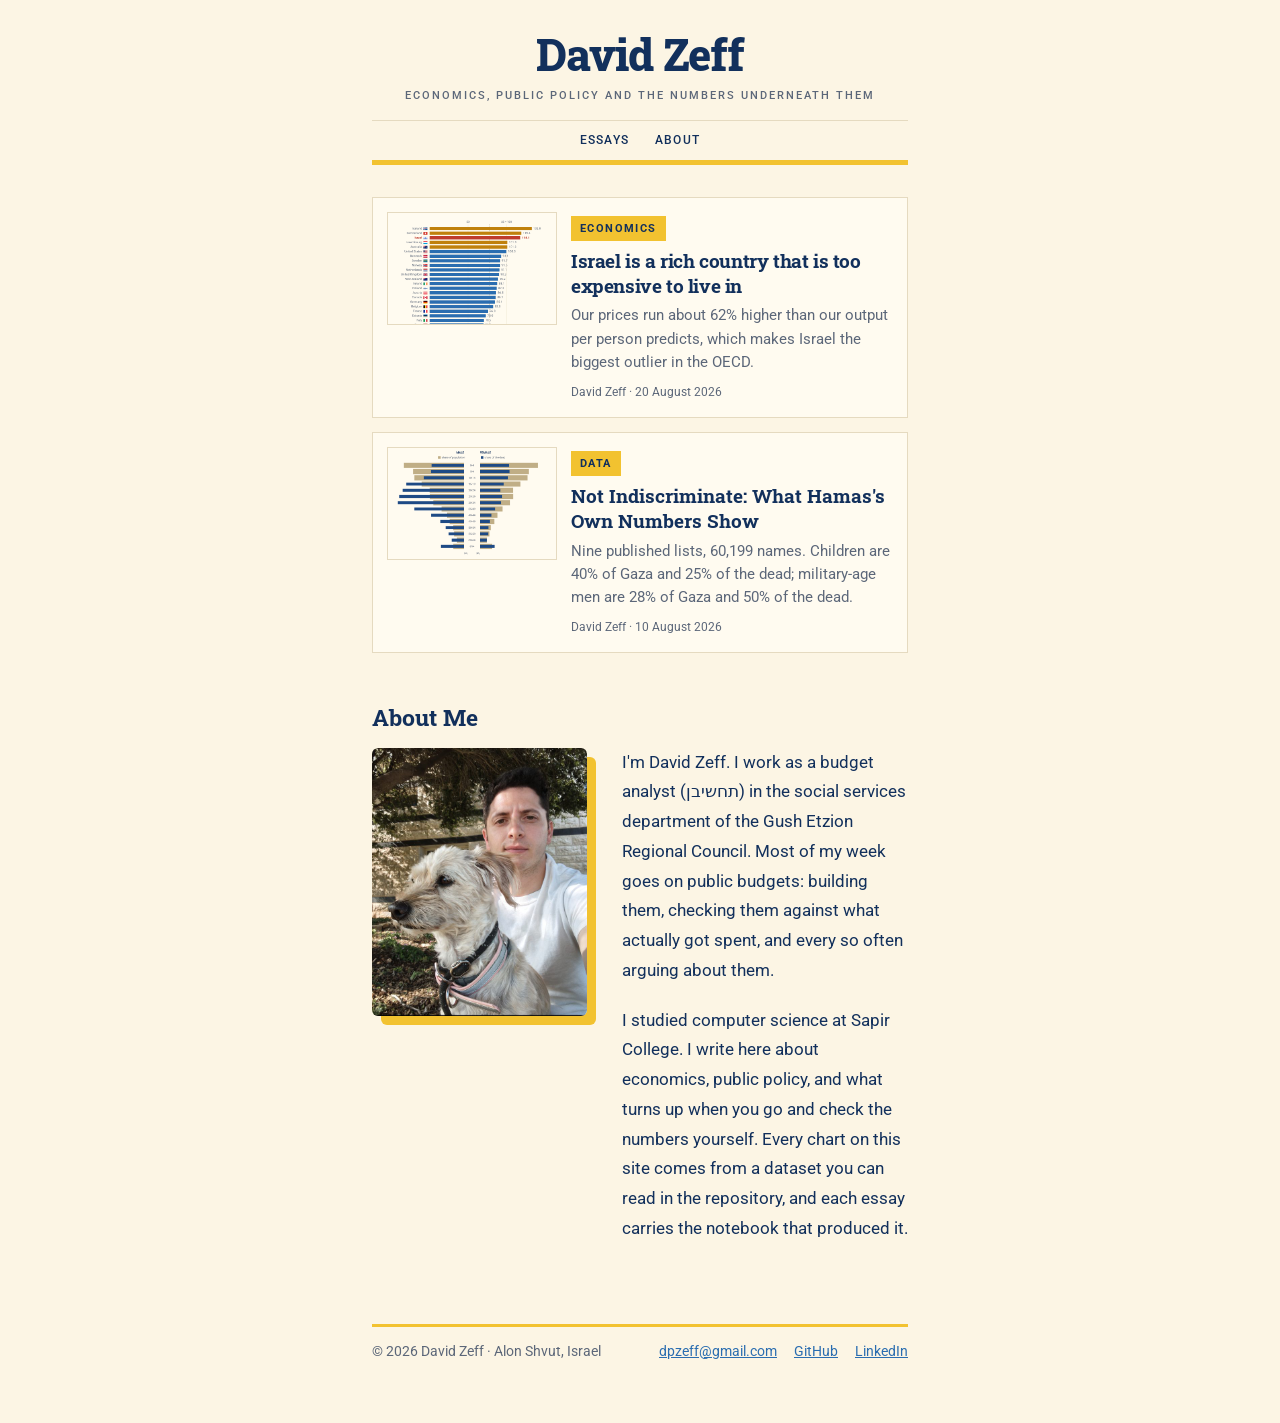
<file: index.html>
<!doctype html>
<html lang="en">
  <head>
    <meta charset="utf-8" />
    <meta name="viewport" content="width=device-width, initial-scale=1" />
    <title>David Zeff — Essays on economics, policy and data</title>
    <meta
      name="description"
      content="David Zeff writes about economics, public policy and the numbers underneath them. Budget analyst, Gush Etzion Regional Council."
    />
    <meta name="author" content="David Zeff" />
    <meta property="og:type" content="website" />
    <meta
      property="og:title"
      content="David Zeff — Essays on economics, policy and data"
    />
    <meta
      property="og:description"
      content="Essays on economics, public policy and the numbers underneath them."
    />
    <meta property="og:image" content="/assets/og-cost-of-living.png" />
    <meta property="og:image:width" content="1200" />
    <meta property="og:image:height" content="630" />
    <meta name="twitter:card" content="summary_large_image" />
    <link rel="preconnect" href="https://fonts.googleapis.com" />
    <link rel="preconnect" href="https://fonts.gstatic.com" crossorigin />
    <link
      href="https://fonts.googleapis.com/css2?family=Roboto:ital,wght@0,400;0,500;0,700;1,400&family=Roboto+Slab:wght@700;800&display=swap"
      rel="stylesheet"
    />
    <link rel="stylesheet" href="assets/styles.css" />
  </head>
  <body>
    <a class="skip" href="#main">Skip to content</a>

    <header>
      <a class="masthead" href="./">David Zeff</a>
      <p class="tagline">
        Economics, public policy and the numbers underneath them
      </p>
      <nav><a href="./">Essays</a><a href="about.html">About</a></nav>
    </header>

    <main id="main">
      <ul class="posts">
        <li class="card">
          <a class="card__img" href="posts/israel-cost-of-living.html">
            <img
              src="assets/chart-price-level.png"
              width="170"
              height="113"
              alt="Bar chart of comparative price levels in all 38 OECD countries, United States = 100. Israel is third highest at 118.1."
            />
          </a>
          <div class="card__txt">
            <p class="kicker">Economics</p>
            <h1 class="card__title">
              <a href="posts/israel-cost-of-living.html"
                >Israel is a rich country that is too expensive to live in</a
              >
            </h1>
            <p class="excerpt">
              Our prices run about 62% higher than our output per person
              predicts, which makes Israel the biggest outlier in the OECD.
            </p>
            <p class="meta">David Zeff · 20 August 2026</p>
          </div>
        </li>

        <li class="card">
          <a class="card__img" href="posts/gaza-casualty-demographics.html">
            <img
              src="assets/chart-casualty-pyramid.png"
              width="170"
              height="113"
              alt="Population pyramid of Gaza: sand bars are each age band's share of the population, navy bars its share of the named dead. The military-age male bars overshoot; the children's bars fall short."
            />
          </a>
          <div class="card__txt">
            <p class="kicker">Data</p>
            <h3 class="card__title">
              <a href="posts/gaza-casualty-demographics.html"
                >Not Indiscriminate: What Hamas's Own Numbers Show</a
              >
            </h3>
            <p class="excerpt">
              Nine published lists, 60,199 names. Children are 40% of Gaza and
              25% of the dead; military-age men are 28% of Gaza and 50% of the
              dead.
            </p>
            <p class="meta">David Zeff · 10 August 2026</p>
          </div>
        </li>
      </ul>

      <h2>About Me</h2>

      <div class="bio">
        <div class="bio__pic">
          <img
            src="assets/portrait.jpg"
            width="640"
            height="800"
            alt="David Zeff outdoors with his dog, a scruffy cream-coloured terrier."
          />
        </div>
        <div class="bio__txt">
          <p>
            I'm David Zeff. I work as a budget analyst (תחשיבן) in the social
            services department of the Gush Etzion Regional Council. Most of my
            week goes on public budgets: building them, checking them against
            what actually got spent, and every so often arguing about them.
          </p>
          <p>
            I studied computer science at Sapir College. I write here about
            economics, public policy, and what turns up when you go and check
            the numbers yourself. Every chart on this site comes from a dataset
            you can read in the repository, and each essay carries the notebook
            that produced it.
          </p>
        </div>
      </div>
    </main>

    <footer>
      <span>© 2026 David Zeff · Alon Shvut, Israel</span>
      <span>
        <a href="mailto:dpzeff@gmail.com">dpzeff@gmail.com</a>
        <a href="https://github.com/DavidZeff1">GitHub</a>
        <a href="https://linkedin.com/in/david-zeff-computerscience141592"
          >LinkedIn</a
        >
      </span>
    </footer>
  </body>
</html>
</file>
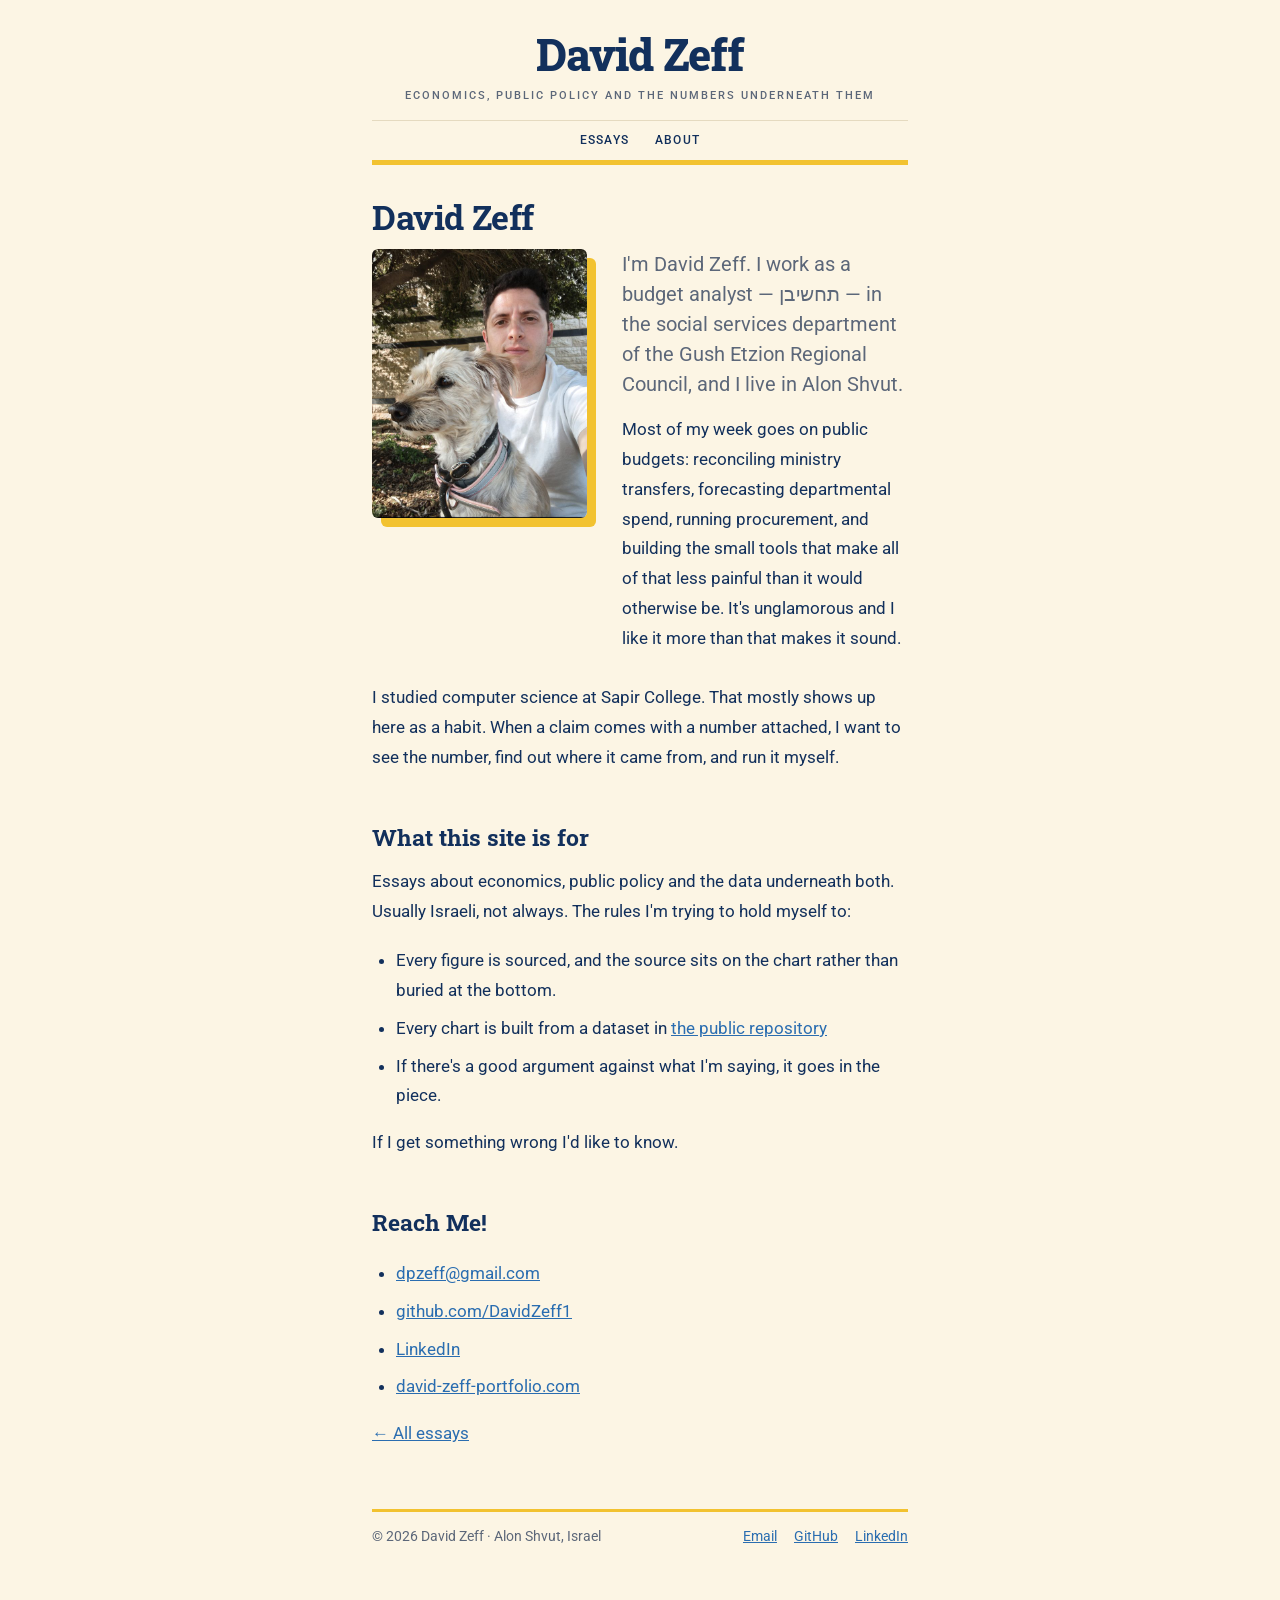
<file: about.html>
<!doctype html>
<html lang="en">
  <head>
    <meta charset="utf-8" />
    <meta name="viewport" content="width=device-width, initial-scale=1" />
    <title>About — David Zeff</title>
    <meta
      name="description"
      content="David Zeff — budget analyst at the Gush Etzion Regional Council, writing about economics, policy and data."
    />
    <meta name="author" content="David Zeff" />
    <meta property="og:type" content="profile" />
    <meta property="og:title" content="About — David Zeff" />
    <meta
      property="og:description"
      content="Budget analyst at the Gush Etzion Regional Council, writing about economics, policy and data."
    />
    <meta property="og:image" content="/assets/og-about.jpg" />
    <meta property="og:image:width" content="1200" />
    <meta property="og:image:height" content="630" />
    <meta name="twitter:card" content="summary_large_image" />
    <link rel="preconnect" href="https://fonts.googleapis.com" />
    <link rel="preconnect" href="https://fonts.gstatic.com" crossorigin />
    <link
      href="https://fonts.googleapis.com/css2?family=Roboto:ital,wght@0,400;0,500;0,700;1,400&family=Roboto+Slab:wght@700;800&display=swap"
      rel="stylesheet"
    />
    <link rel="stylesheet" href="assets/styles.css" />
  </head>
  <body>
    <a class="skip" href="#main">Skip to content</a>

    <header>
      <a class="masthead" href="./">David Zeff</a>
      <p class="tagline">
        Economics, public policy and the numbers underneath them
      </p>
      <nav><a href="./">Essays</a><a href="about.html">About</a></nav>
    </header>

    <main id="main">
      <h1>David Zeff</h1>

      <div class="bio">
        <div class="bio__pic">
          <img
            src="assets/portrait.jpg"
            width="640"
            height="800"
            alt="David Zeff outdoors with his dog, a scruffy cream-coloured terrier, in front of a Jerusalem-stone wall."
          />
        </div>
        <div class="bio__txt">
          <p class="deck">
            I'm David Zeff. I work as a budget analyst — תחשיבן — in the social
            services department of the Gush Etzion Regional Council, and I live
            in Alon Shvut.
          </p>
          <p>
            Most of my week goes on public budgets: reconciling ministry
            transfers, forecasting departmental spend, running procurement, and
            building the small tools that make all of that less painful than it
            would otherwise be. It's unglamorous and I like it more than that
            makes it sound.
          </p>
        </div>
      </div>

      <p>
        I studied computer science at Sapir College. That mostly shows up here
        as a habit. When a claim comes with a number attached, I want to see the
        number, find out where it came from, and run it myself.
      </p>

      <h2>What this site is for</h2>

      <p>
        Essays about economics, public policy and the data underneath both.
        Usually Israeli, not always. The rules I'm trying to hold myself to:
      </p>

      <ul>
        <li>
          Every figure is sourced, and the source sits on the chart rather than
          buried at the bottom.
        </li>
        <li>
          Every chart is built from a dataset in
          <a href="https://github.com/DavidZeff1">the public repository</a>
        </li>
        <li>
          If there's a good argument against what I'm saying, it goes in the
          piece.
        </li>
      </ul>

      <p>If I get something wrong I'd like to know.</p>

      <h2>Reach Me!</h2>
      <ul>
        <li><a href="mailto:dpzeff@gmail.com">dpzeff@gmail.com</a></li>
        <li>
          <a href="https://github.com/DavidZeff1">github.com/DavidZeff1</a>
        </li>
        <li>
          <a href="https://linkedin.com/in/david-zeff-computerscience141592"
            >LinkedIn</a
          >
        </li>
        <li>
          <a href="https://david-zeff-portfolio.com"
            >david-zeff-portfolio.com</a
          >
        </li>
      </ul>

      <p><a href="./">← All essays</a></p>
    </main>

    <footer>
      <span>© 2026 David Zeff · Alon Shvut, Israel</span>
      <span>
        <a href="mailto:dpzeff@gmail.com">Email</a>
        <a href="https://github.com/DavidZeff1">GitHub</a>
        <a href="https://linkedin.com/in/david-zeff-computerscience141592"
          >LinkedIn</a
        >
      </span>
    </footer>
  </body>
</html>
</file>
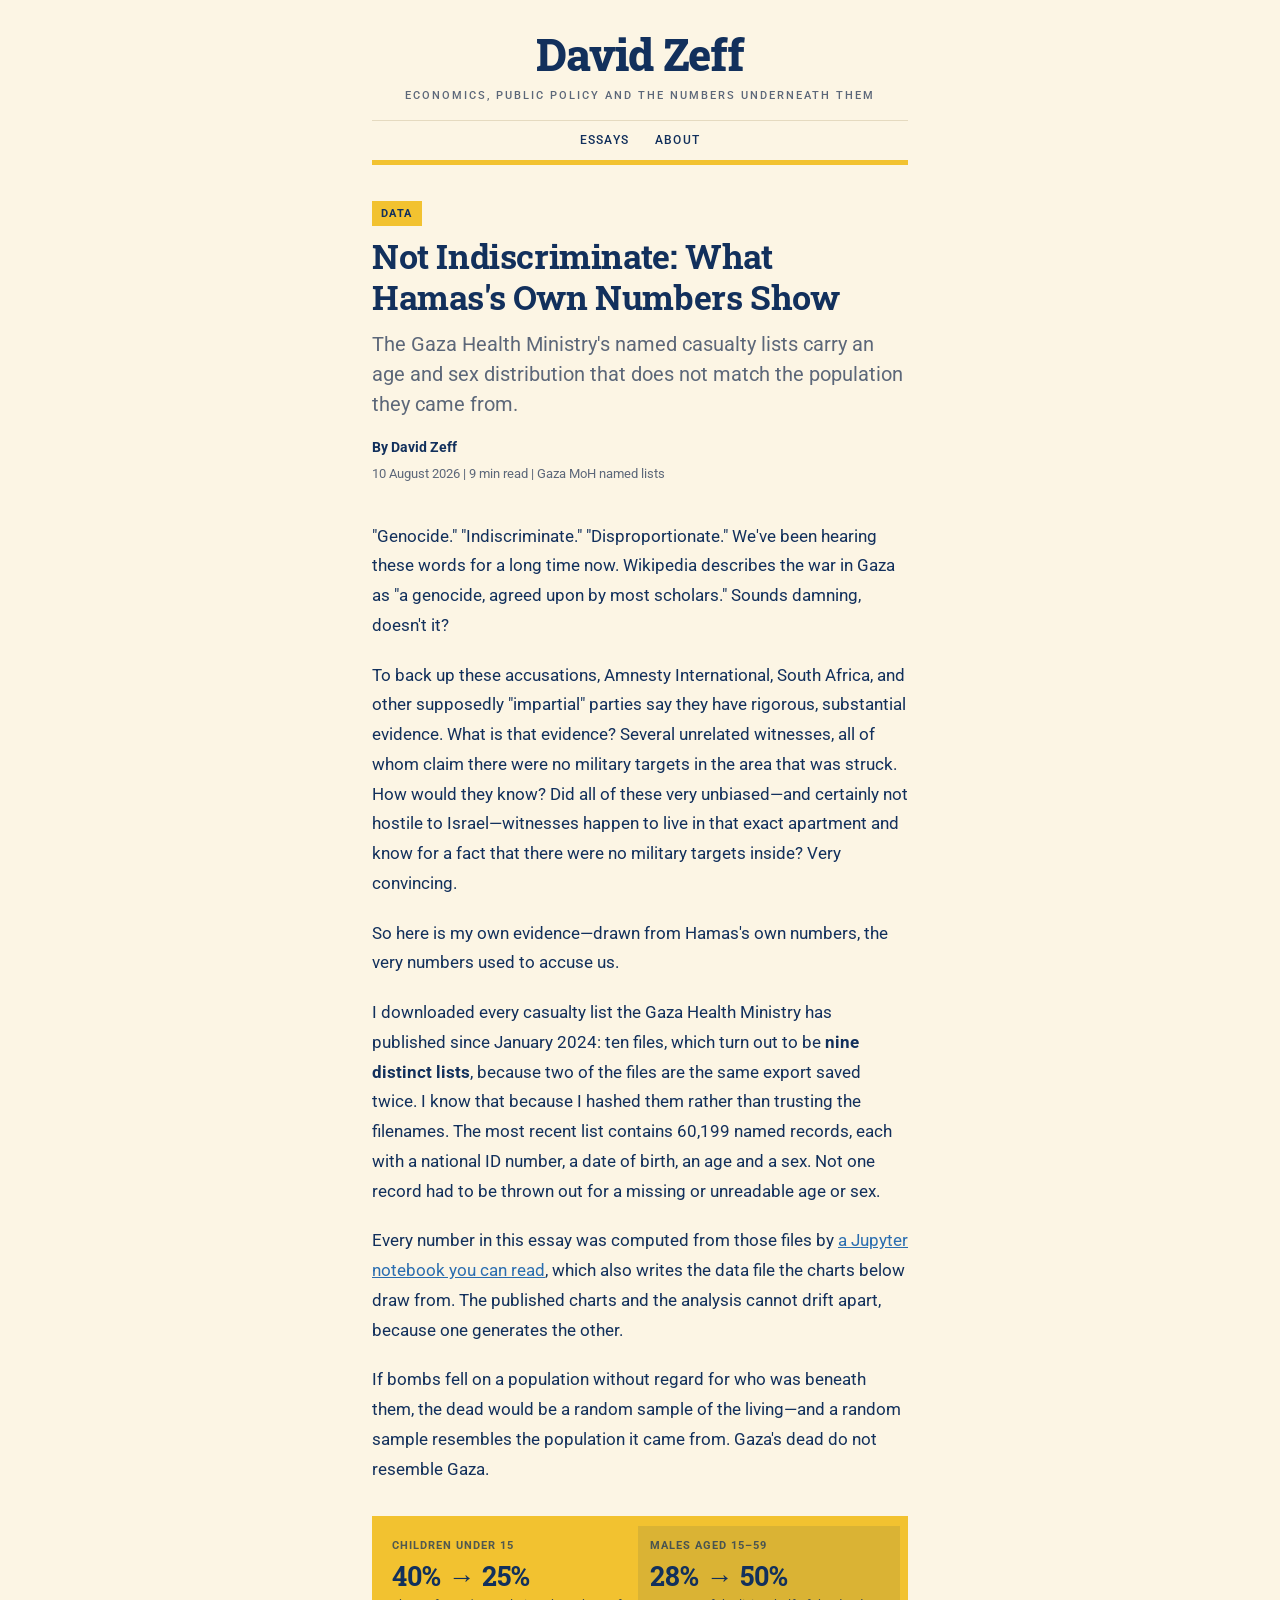
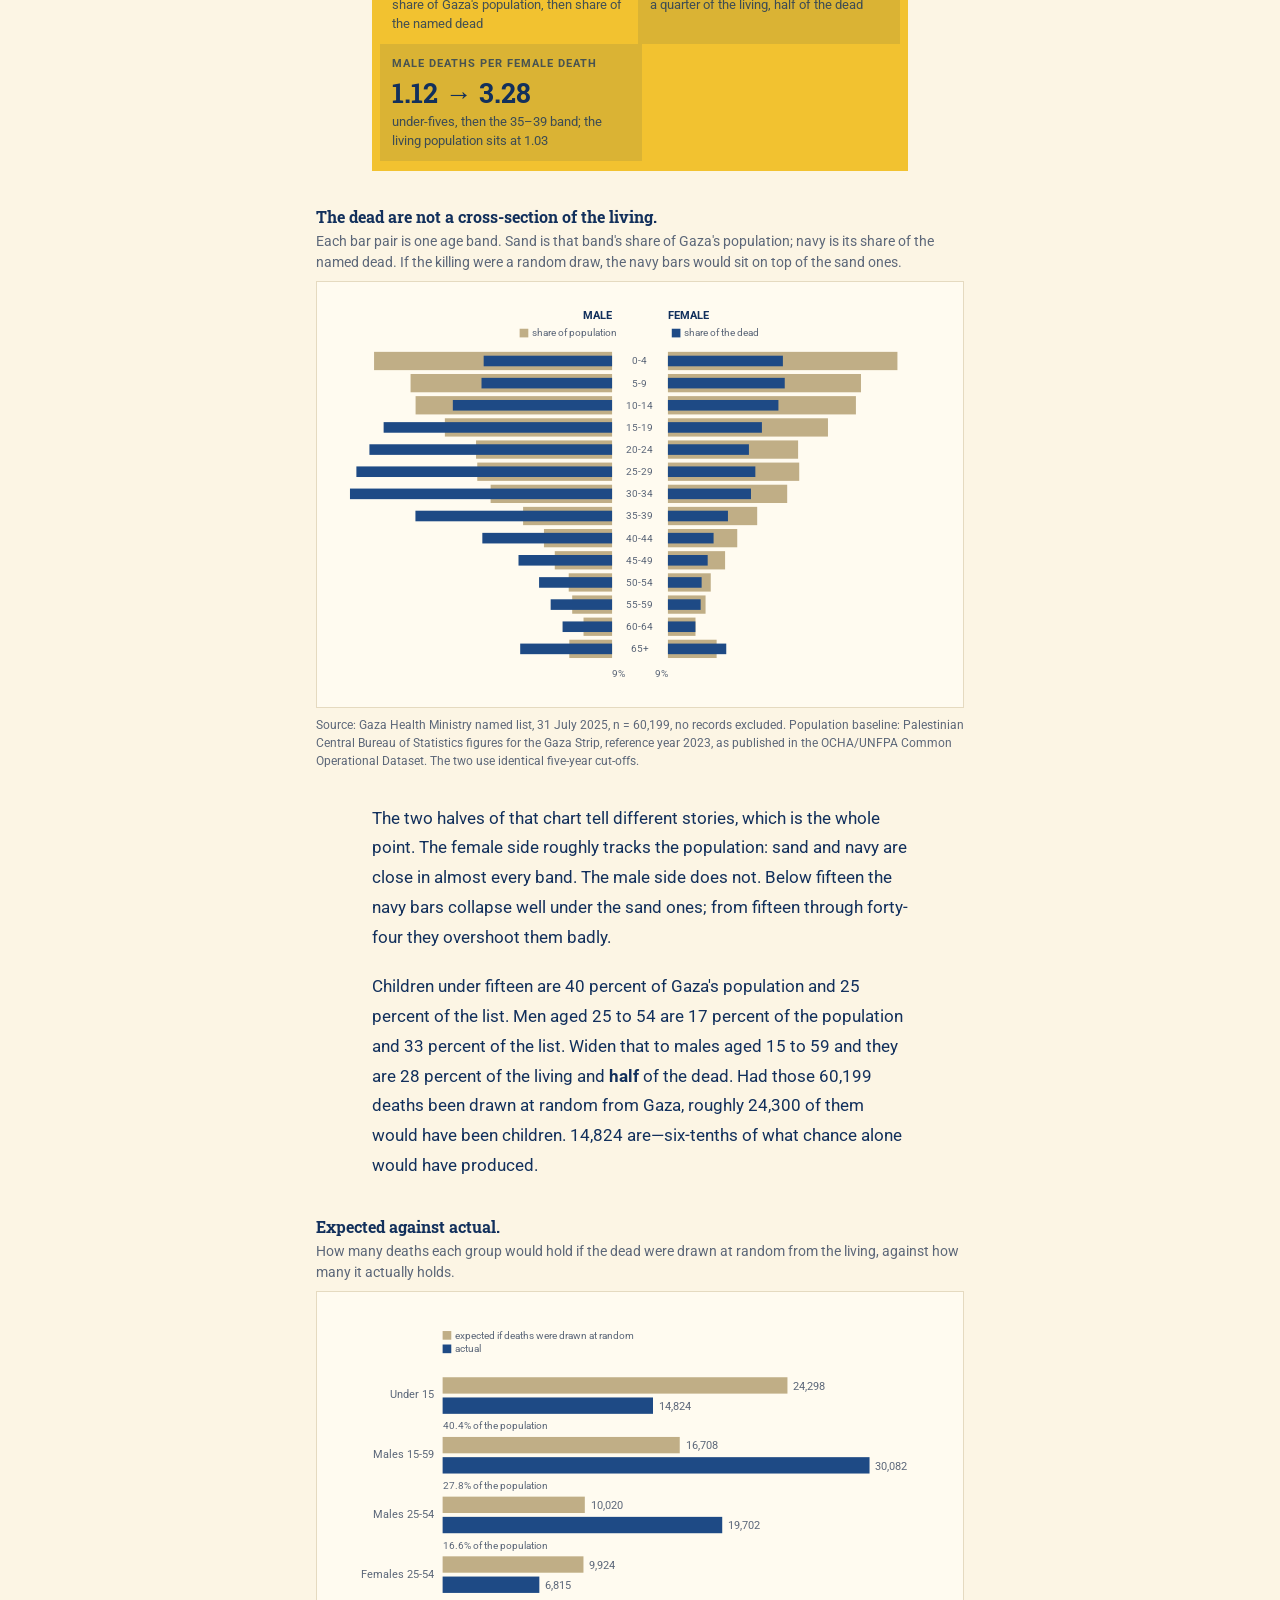
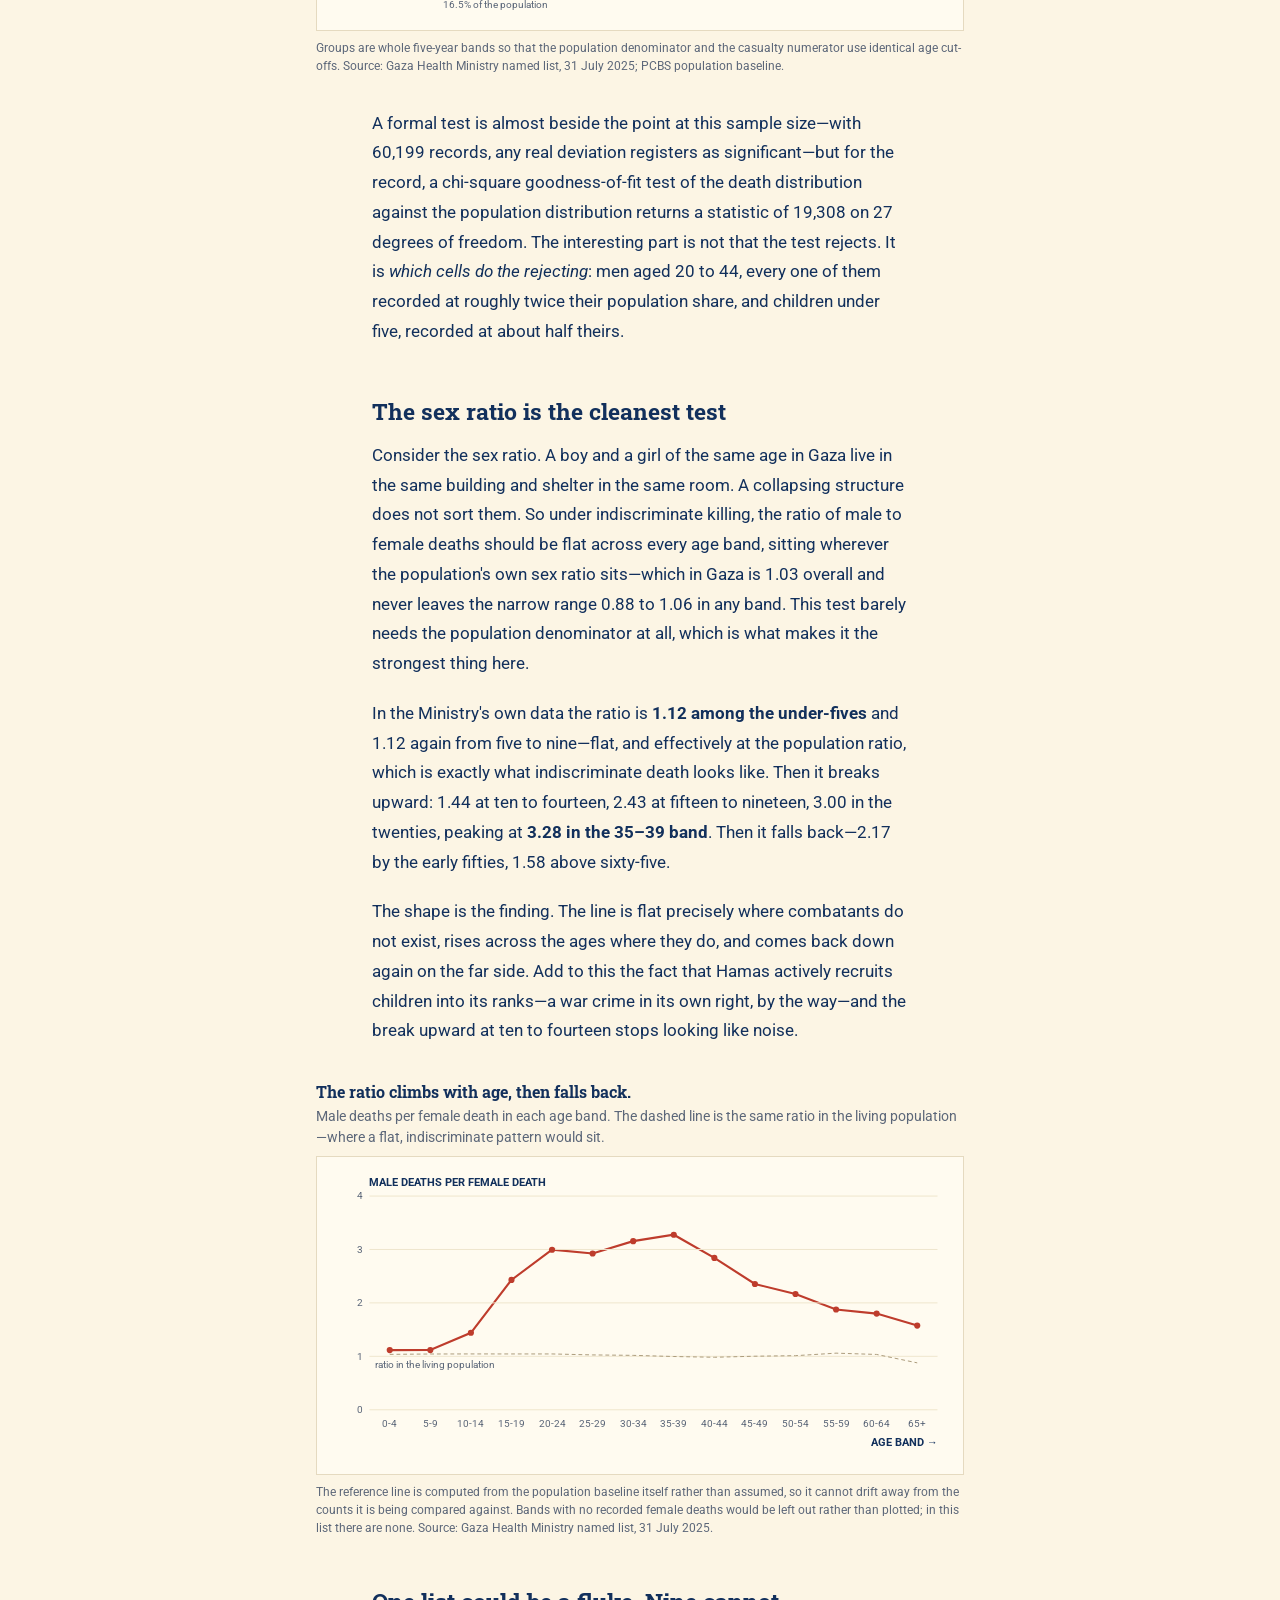
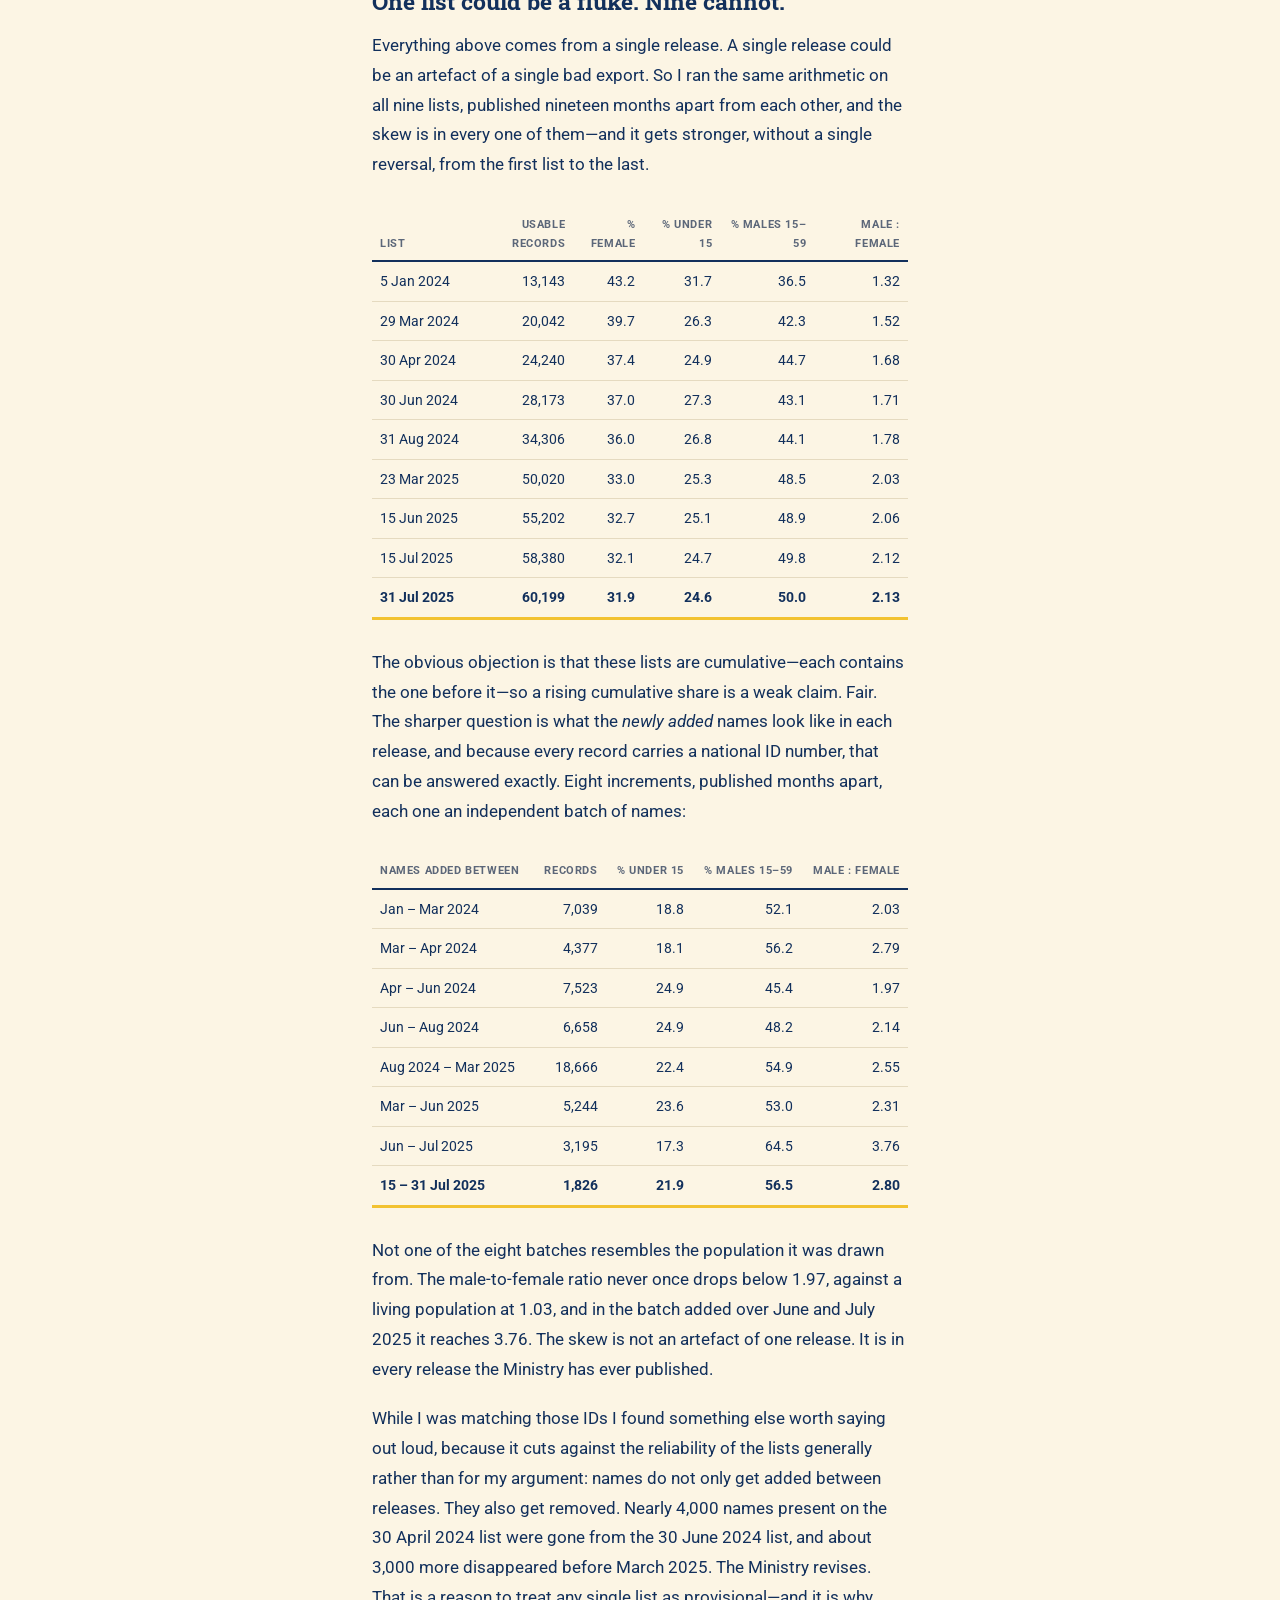
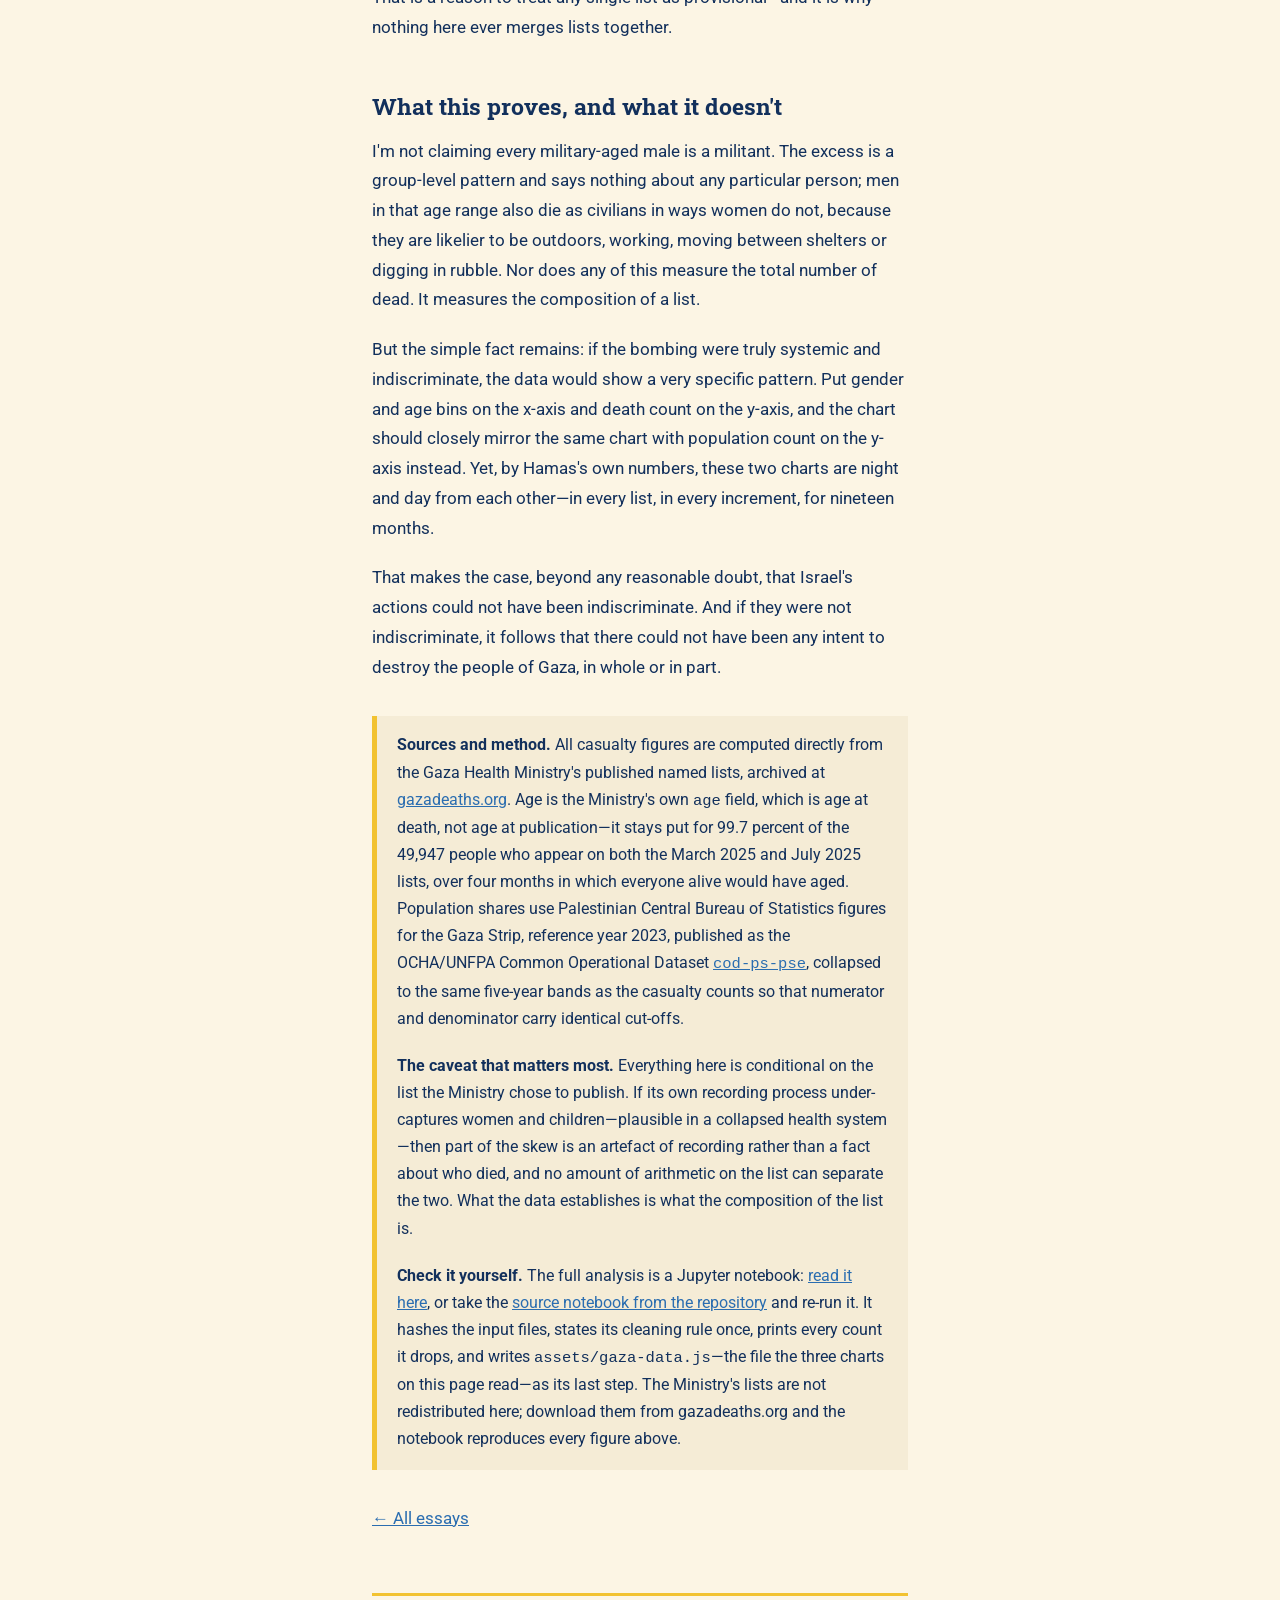
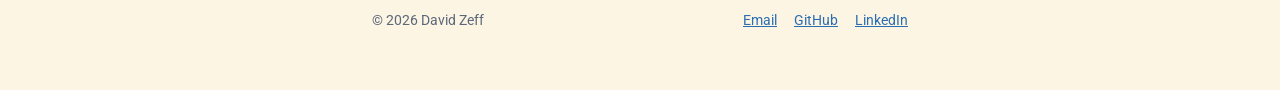
<file: posts/gaza-casualty-demographics.html>
<!doctype html>
<html lang="en">
  <head>
    <meta charset="utf-8" />
    <meta name="viewport" content="width=device-width, initial-scale=1" />
    <title>
      Not Indiscriminate: What Hamas's Own Numbers Show — David Zeff
    </title>
    <meta
      name="description"
      content="The Gaza Health Ministry's named casualty lists carry an age and sex distribution that does not match Gaza's population. Nine lists, 60,199 names, and what that distribution can and cannot tell us."
    />
    <meta name="author" content="David Zeff" />
    <meta property="og:type" content="article" />
    <meta
      property="og:title"
      content="Not Indiscriminate: What Hamas's Own Numbers Show"
    />
    <meta
      property="og:description"
      content="The age and sex distribution of the named dead does not resemble the population it came from."
    />
    <meta property="og:image" content="/assets/og-casualty-demographics.png" />
    <meta property="og:image:width" content="1200" />
    <meta property="og:image:height" content="630" />
    <meta name="twitter:card" content="summary_large_image" />
    <link rel="preconnect" href="https://fonts.googleapis.com" />
    <link rel="preconnect" href="https://fonts.gstatic.com" crossorigin />
    <link
      href="https://fonts.googleapis.com/css2?family=Roboto:ital,wght@0,400;0,500;0,700;1,400&family=Roboto+Slab:wght@700;800&display=swap"
      rel="stylesheet"
    />
    <link rel="stylesheet" href="../assets/styles.css" />
  </head>
  <body>
    <a class="skip" href="#main">Skip to the article</a>

    <header>
      <a class="masthead" href="../">David Zeff</a>
      <p class="tagline">
        Economics, public policy and the numbers underneath them
      </p>
      <nav><a href="../">Essays</a><a href="../about.html">About</a></nav>
    </header>

    <main id="main">
      <p class="kicker">Data</p>
      <h1>Not Indiscriminate: What Hamas's Own Numbers Show</h1>
      <p class="deck">
        The Gaza Health Ministry's named casualty lists carry an age and sex
        distribution that does not match the population they came from.
      </p>
      <p class="byline">By David Zeff</p>
      <p class="meta">
        <span>10 August 2026</span><span>9 min read</span
        ><span>Gaza MoH named lists</span>
      </p>

      <p>
        "Genocide." "Indiscriminate." "Disproportionate." We've been hearing
        these words for a long time now. Wikipedia describes the war in Gaza as
        "a genocide, agreed upon by most scholars." Sounds damning, doesn't it?
      </p>

      <p>
        To back up these accusations, Amnesty International, South Africa, and
        other supposedly "impartial" parties say they have rigorous, substantial
        evidence. What is that evidence? Several unrelated witnesses, all of
        whom claim there were no military targets in the area that was struck.
        How would they know? Did all of these very unbiased—and certainly not
        hostile to Israel—witnesses happen to live in that exact apartment and
        know for a fact that there were no military targets inside? Very
        convincing.
      </p>

      <p>
        So here is my own evidence—drawn from Hamas's own numbers, the very
        numbers used to accuse us.
      </p>

      <p>
        I downloaded every casualty list the Gaza Health Ministry has published
        since January 2024: ten files, which turn out to be
        <b>nine distinct lists</b>, because two of the files are the same export
        saved twice. I know that because I hashed them rather than trusting the
        filenames. The most recent list contains 60,199 named records, each with
        a national ID number, a date of birth, an age and a sex. Not one record
        had to be thrown out for a missing or unreadable age or sex.
      </p>

      <p>
        Every number in this essay was computed from those files by
        <a href="../analysis/gaza-casualty-demographics.html"
          >a Jupyter notebook you can read</a
        >, which also writes the data file the charts below draw from. The
        published charts and the analysis cannot drift apart, because one
        generates the other.
      </p>

      <p>
        If bombs fell on a population without regard for who was beneath them,
        the dead would be a random sample of the living—and a random sample
        resembles the population it came from. Gaza's dead do not resemble Gaza.
      </p>

      <dl>
        <div>
          <dt>Children under 15</dt>
          <dd>
            40% → 25%<small
              >share of Gaza's population, then share of the named dead</small
            >
          </dd>
        </div>
        <div class="hi">
          <dt>Males aged 15–59</dt>
          <dd>
            28% → 50%<small>a quarter of the living, half of the dead</small>
          </dd>
        </div>
        <div class="hi">
          <dt>Male deaths per female death</dt>
          <dd>
            1.12 → 3.28<small
              >under-fives, then the 35–39 band; the living population sits at
              1.03</small
            >
          </dd>
        </div>
      </dl>

      <figure>
        <p>
          <b>The dead are not a cross-section of the living.</b> Each bar pair
          is one age band. Sand is that band's share of Gaza's population; navy
          is its share of the named dead. If the killing were a random draw, the
          navy bars would sit on top of the sand ones.
        </p>
        <div data-chart="pyramid"></div>
        <figcaption>
          Source: Gaza Health Ministry named list, 31 July 2025, n = 60,199, no
          records excluded. Population baseline: Palestinian Central Bureau of
          Statistics figures for the Gaza Strip, reference year 2023, as
          published in the OCHA/UNFPA Common Operational Dataset. The two use
          identical five-year cut-offs.
        </figcaption>
      </figure>

      <p>
        The two halves of that chart tell different stories, which is the whole
        point. The female side roughly tracks the population: sand and navy are
        close in almost every band. The male side does not. Below fifteen the
        navy bars collapse well under the sand ones; from fifteen through
        forty-four they overshoot them badly.
      </p>

      <p>
        Children under fifteen are 40 percent of Gaza's population and 25
        percent of the list. Men aged 25 to 54 are 17 percent of the population
        and 33 percent of the list. Widen that to males aged 15 to 59 and they
        are 28 percent of the living and <b>half</b> of the dead. Had those
        60,199 deaths been drawn at random from Gaza, roughly 24,300 of them
        would have been children. 14,824 are—six-tenths of what chance alone
        would have produced.
      </p>

      <figure>
        <p>
          <b>Expected against actual.</b> How many deaths each group would hold
          if the dead were drawn at random from the living, against how many it
          actually holds.
        </p>
        <div data-chart="expected"></div>
        <figcaption>
          Groups are whole five-year bands so that the population denominator
          and the casualty numerator use identical age cut-offs. Source: Gaza
          Health Ministry named list, 31 July 2025; PCBS population baseline.
        </figcaption>
      </figure>

      <p>
        A formal test is almost beside the point at this sample size—with 60,199
        records, any real deviation registers as significant—but for the record,
        a chi-square goodness-of-fit test of the death distribution against the
        population distribution returns a statistic of 19,308 on 27 degrees of
        freedom. The interesting part is not that the test rejects. It is
        <em>which cells do the rejecting</em>: men aged 20 to 44, every one of
        them recorded at roughly twice their population share, and children
        under five, recorded at about half theirs.
      </p>

      <h2>The sex ratio is the cleanest test</h2>

      <p>
        Consider the sex ratio. A boy and a girl of the same age in Gaza live in
        the same building and shelter in the same room. A collapsing structure
        does not sort them. So under indiscriminate killing, the ratio of male
        to female deaths should be flat across every age band, sitting wherever
        the population's own sex ratio sits—which in Gaza is 1.03 overall and
        never leaves the narrow range 0.88 to 1.06 in any band. This test barely
        needs the population denominator at all, which is what makes it the
        strongest thing here.
      </p>

      <p>
        In the Ministry's own data the ratio is
        <b>1.12 among the under-fives</b> and 1.12 again from five to nine—flat,
        and effectively at the population ratio, which is exactly what
        indiscriminate death looks like. Then it breaks upward: 1.44 at ten to
        fourteen, 2.43 at fifteen to nineteen, 3.00 in the twenties, peaking at
        <b>3.28 in the 35–39 band</b>. Then it falls back—2.17 by the early
        fifties, 1.58 above sixty-five.
      </p>

      <p>
        The shape is the finding. The line is flat precisely where combatants do
        not exist, rises across the ages where they do, and comes back down
        again on the far side. Add to this the fact that Hamas actively recruits
        children into its ranks—a war crime in its own right, by the way—and the
        break upward at ten to fourteen stops looking like noise.
      </p>

      <figure>
        <p>
          <b>The ratio climbs with age, then falls back.</b> Male deaths per
          female death in each age band. The dashed line is the same ratio in
          the living population—where a flat, indiscriminate pattern would sit.
        </p>
        <div data-chart="sexratio"></div>
        <figcaption>
          The reference line is computed from the population baseline itself
          rather than assumed, so it cannot drift away from the counts it is
          being compared against. Bands with no recorded female deaths would be
          left out rather than plotted; in this list there are none. Source:
          Gaza Health Ministry named list, 31 July 2025.
        </figcaption>
      </figure>

      <h2>One list could be a fluke. Nine cannot.</h2>

      <p>
        Everything above comes from a single release. A single release could be
        an artefact of a single bad export. So I ran the same arithmetic on all
        nine lists, published nineteen months apart from each other, and the
        skew is in every one of them—and it gets stronger, without a single
        reversal, from the first list to the last.
      </p>

      <div class="scroller">
        <table class="data">
          <thead>
            <tr>
              <th>List</th>
              <th>Usable records</th>
              <th>% female</th>
              <th>% under 15</th>
              <th>% males 15–59</th>
              <th>Male : female</th>
            </tr>
          </thead>
          <tbody>
            <tr>
              <td>5 Jan 2024</td>
              <td>13,143</td>
              <td>43.2</td>
              <td>31.7</td>
              <td>36.5</td>
              <td>1.32</td>
            </tr>
            <tr>
              <td>29 Mar 2024</td>
              <td>20,042</td>
              <td>39.7</td>
              <td>26.3</td>
              <td>42.3</td>
              <td>1.52</td>
            </tr>
            <tr>
              <td>30 Apr 2024</td>
              <td>24,240</td>
              <td>37.4</td>
              <td>24.9</td>
              <td>44.7</td>
              <td>1.68</td>
            </tr>
            <tr>
              <td>30 Jun 2024</td>
              <td>28,173</td>
              <td>37.0</td>
              <td>27.3</td>
              <td>43.1</td>
              <td>1.71</td>
            </tr>
            <tr>
              <td>31 Aug 2024</td>
              <td>34,306</td>
              <td>36.0</td>
              <td>26.8</td>
              <td>44.1</td>
              <td>1.78</td>
            </tr>
            <tr>
              <td>23 Mar 2025</td>
              <td>50,020</td>
              <td>33.0</td>
              <td>25.3</td>
              <td>48.5</td>
              <td>2.03</td>
            </tr>
            <tr>
              <td>15 Jun 2025</td>
              <td>55,202</td>
              <td>32.7</td>
              <td>25.1</td>
              <td>48.9</td>
              <td>2.06</td>
            </tr>
            <tr>
              <td>15 Jul 2025</td>
              <td>58,380</td>
              <td>32.1</td>
              <td>24.7</td>
              <td>49.8</td>
              <td>2.12</td>
            </tr>
            <tr>
              <td>31 Jul 2025</td>
              <td>60,199</td>
              <td>31.9</td>
              <td>24.6</td>
              <td>50.0</td>
              <td>2.13</td>
            </tr>
          </tbody>
        </table>
      </div>

      <p>
        The obvious objection is that these lists are cumulative—each contains
        the one before it—so a rising cumulative share is a weak claim. Fair.
        The sharper question is what the <em>newly added</em> names look like in
        each release, and because every record carries a national ID number,
        that can be answered exactly. Eight increments, published months apart,
        each one an independent batch of names:
      </p>

      <div class="scroller">
        <table class="data">
          <thead>
            <tr>
              <th>Names added between</th>
              <th>Records</th>
              <th>% under 15</th>
              <th>% males 15–59</th>
              <th>Male : female</th>
            </tr>
          </thead>
          <tbody>
            <tr>
              <td>Jan – Mar 2024</td>
              <td>7,039</td>
              <td>18.8</td>
              <td>52.1</td>
              <td>2.03</td>
            </tr>
            <tr>
              <td>Mar – Apr 2024</td>
              <td>4,377</td>
              <td>18.1</td>
              <td>56.2</td>
              <td>2.79</td>
            </tr>
            <tr>
              <td>Apr – Jun 2024</td>
              <td>7,523</td>
              <td>24.9</td>
              <td>45.4</td>
              <td>1.97</td>
            </tr>
            <tr>
              <td>Jun – Aug 2024</td>
              <td>6,658</td>
              <td>24.9</td>
              <td>48.2</td>
              <td>2.14</td>
            </tr>
            <tr>
              <td>Aug 2024 – Mar 2025</td>
              <td>18,666</td>
              <td>22.4</td>
              <td>54.9</td>
              <td>2.55</td>
            </tr>
            <tr>
              <td>Mar – Jun 2025</td>
              <td>5,244</td>
              <td>23.6</td>
              <td>53.0</td>
              <td>2.31</td>
            </tr>
            <tr>
              <td>Jun – Jul 2025</td>
              <td>3,195</td>
              <td>17.3</td>
              <td>64.5</td>
              <td>3.76</td>
            </tr>
            <tr>
              <td>15 – 31 Jul 2025</td>
              <td>1,826</td>
              <td>21.9</td>
              <td>56.5</td>
              <td>2.80</td>
            </tr>
          </tbody>
        </table>
      </div>

      <p>
        Not one of the eight batches resembles the population it was drawn from.
        The male-to-female ratio never once drops below 1.97, against a living
        population at 1.03, and in the batch added over June and July 2025 it
        reaches 3.76. The skew is not an artefact of one release. It is in every
        release the Ministry has ever published.
      </p>

      <p>
        While I was matching those IDs I found something else worth saying out
        loud, because it cuts against the reliability of the lists generally
        rather than for my argument: names do not only get added between
        releases. They also get removed. Nearly 4,000 names present on the 30
        April 2024 list were gone from the 30 June 2024 list, and about 3,000
        more disappeared before March 2025. The Ministry revises. That is a
        reason to treat any single list as provisional—and it is why nothing
        here ever merges lists together.
      </p>

      <h2>What this proves, and what it doesn't</h2>

      <p>
        I'm not claiming every military-aged male is a militant. The excess is a
        group-level pattern and says nothing about any particular person; men in
        that age range also die as civilians in ways women do not, because they
        are likelier to be outdoors, working, moving between shelters or digging
        in rubble. Nor does any of this measure the total number of dead. It
        measures the composition of a list.
      </p>

      <p>
        But the simple fact remains: if the bombing were truly systemic and
        indiscriminate, the data would show a very specific pattern. Put gender
        and age bins on the x-axis and death count on the y-axis, and the chart
        should closely mirror the same chart with population count on the y-axis
        instead. Yet, by Hamas's own numbers, these two charts are night and day
        from each other—in every list, in every increment, for nineteen months.
      </p>

      <p>
        That makes the case, beyond any reasonable doubt, that Israel's actions
        could not have been indiscriminate. And if they were not indiscriminate,
        it follows that there could not have been any intent to destroy the
        people of Gaza, in whole or in part.
      </p>

      <aside>
        <p>
          <b>Sources and method.</b> All casualty figures are computed directly
          from the Gaza Health Ministry's published named lists, archived at
          <a href="https://www.gazadeaths.org/en/sources">gazadeaths.org</a>.
          Age is the Ministry's own <code>age</code> field, which is age at
          death, not age at publication—it stays put for 99.7 percent of the
          49,947 people who appear on both the March 2025 and July 2025 lists,
          over four months in which everyone alive would have aged. Population
          shares use Palestinian Central Bureau of Statistics figures for the
          Gaza Strip, reference year 2023, published as the OCHA/UNFPA Common
          Operational Dataset
          <a href="https://data.humdata.org/dataset/cod-ps-pse"
            ><code>cod-ps-pse</code></a
          >, collapsed to the same five-year bands as the casualty counts so
          that numerator and denominator carry identical cut-offs.
        </p>
        <p>
          <b>The caveat that matters most.</b> Everything here is conditional on
          the list the Ministry chose to publish. If its own recording process
          under-captures women and children—plausible in a collapsed health
          system—then part of the skew is an artefact of recording rather than a
          fact about who died, and no amount of arithmetic on the list can
          separate the two. What the data establishes is what the composition of
          the list is.
        </p>
        <p>
          <b>Check it yourself.</b> The full analysis is a Jupyter notebook:
          <a href="../analysis/gaza-casualty-demographics.html">read it here</a
          >, or take the
          <a href="https://github.com/DavidZeff1"
            >source notebook from the repository</a
          >
          and re-run it. It hashes the input files, states its cleaning rule
          once, prints every count it drops, and writes
          <code>assets/gaza-data.js</code>—the file the three charts on this
          page read—as its last step. The Ministry's lists are not redistributed
          here; download them from gazadeaths.org and the notebook reproduces
          every figure above.
        </p>
      </aside>

      <p><a href="../">← All essays</a></p>
    </main>

    <footer>
      <span>© 2026 David Zeff</span>
      <span>
        <a href="mailto:dpzeff@gmail.com">Email</a>
        <a href="https://github.com/DavidZeff1">GitHub</a>
        <a href="https://linkedin.com/in/david-zeff-computerscience141592"
          >LinkedIn</a
        >
      </span>
    </footer>

    <script src="../assets/gaza-data.js"></script>
    <script src="../assets/charts.js"></script>
  </body>
</html>
</file>
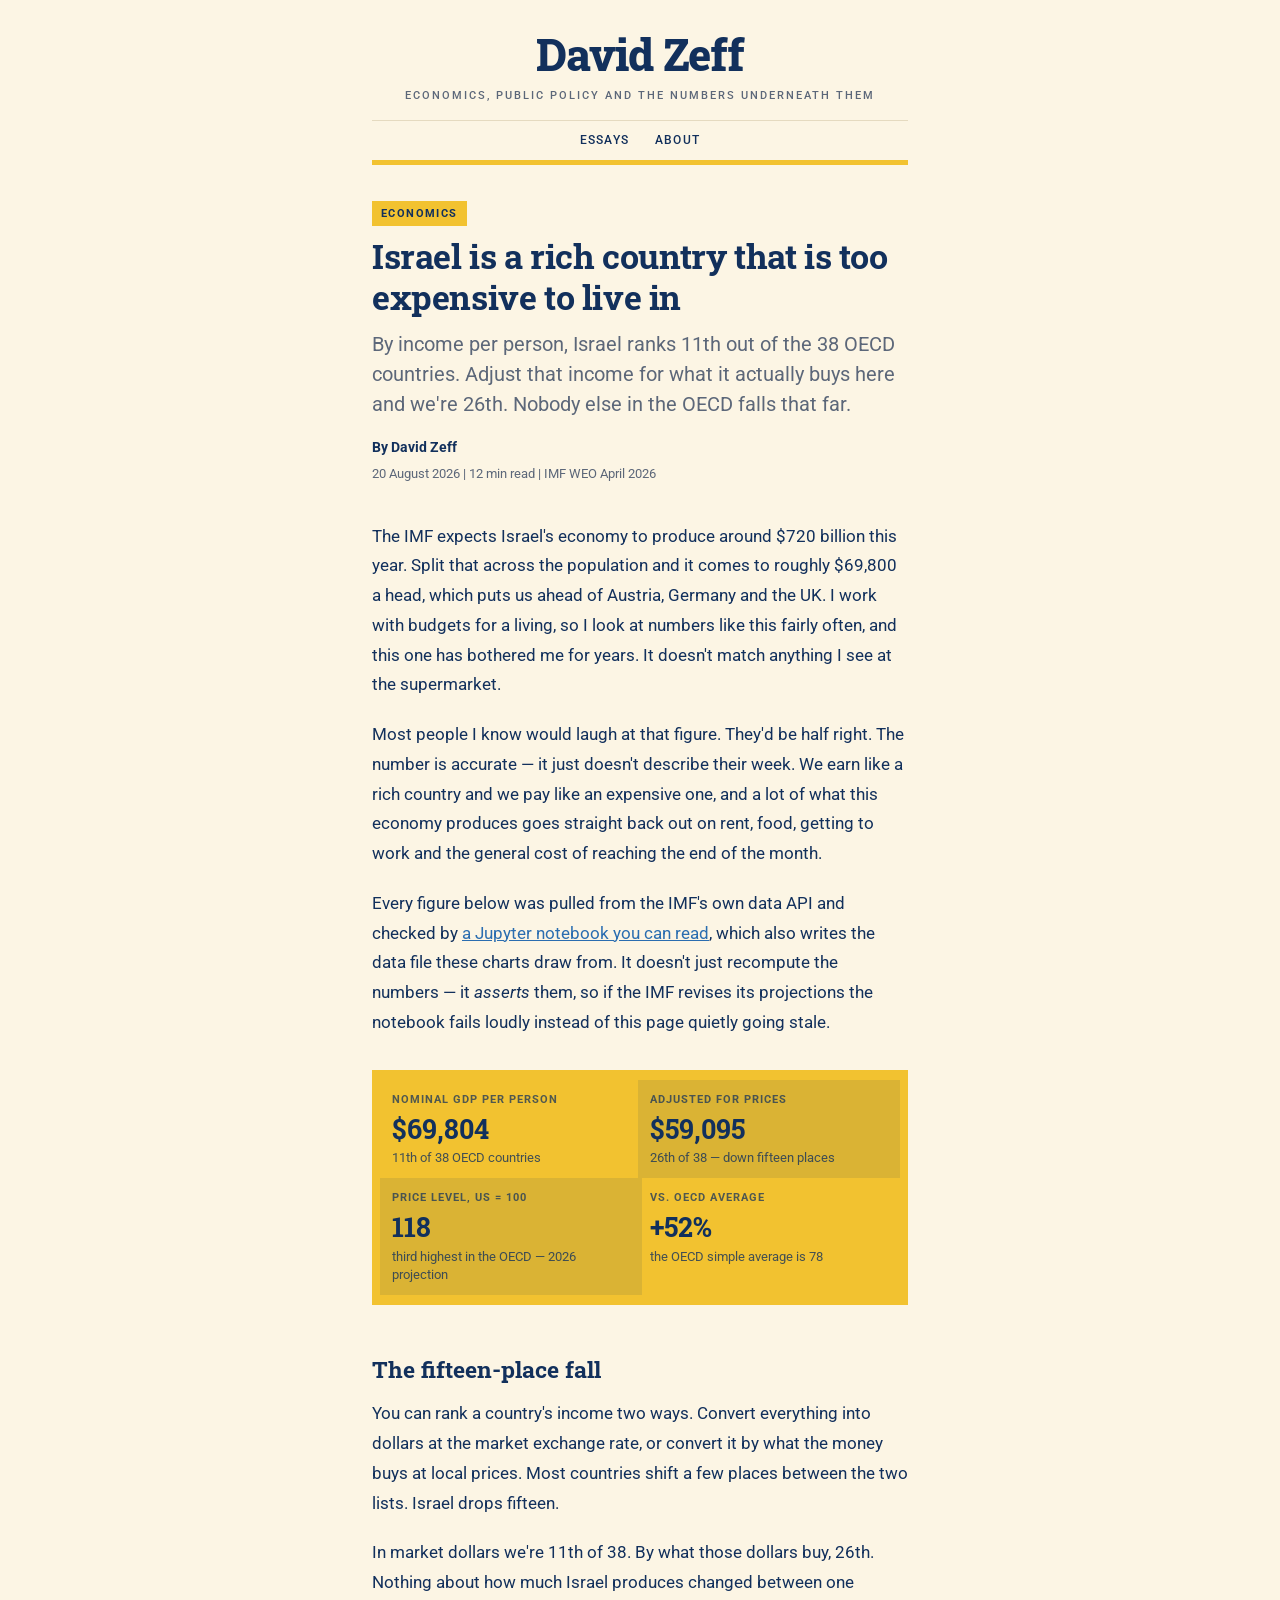
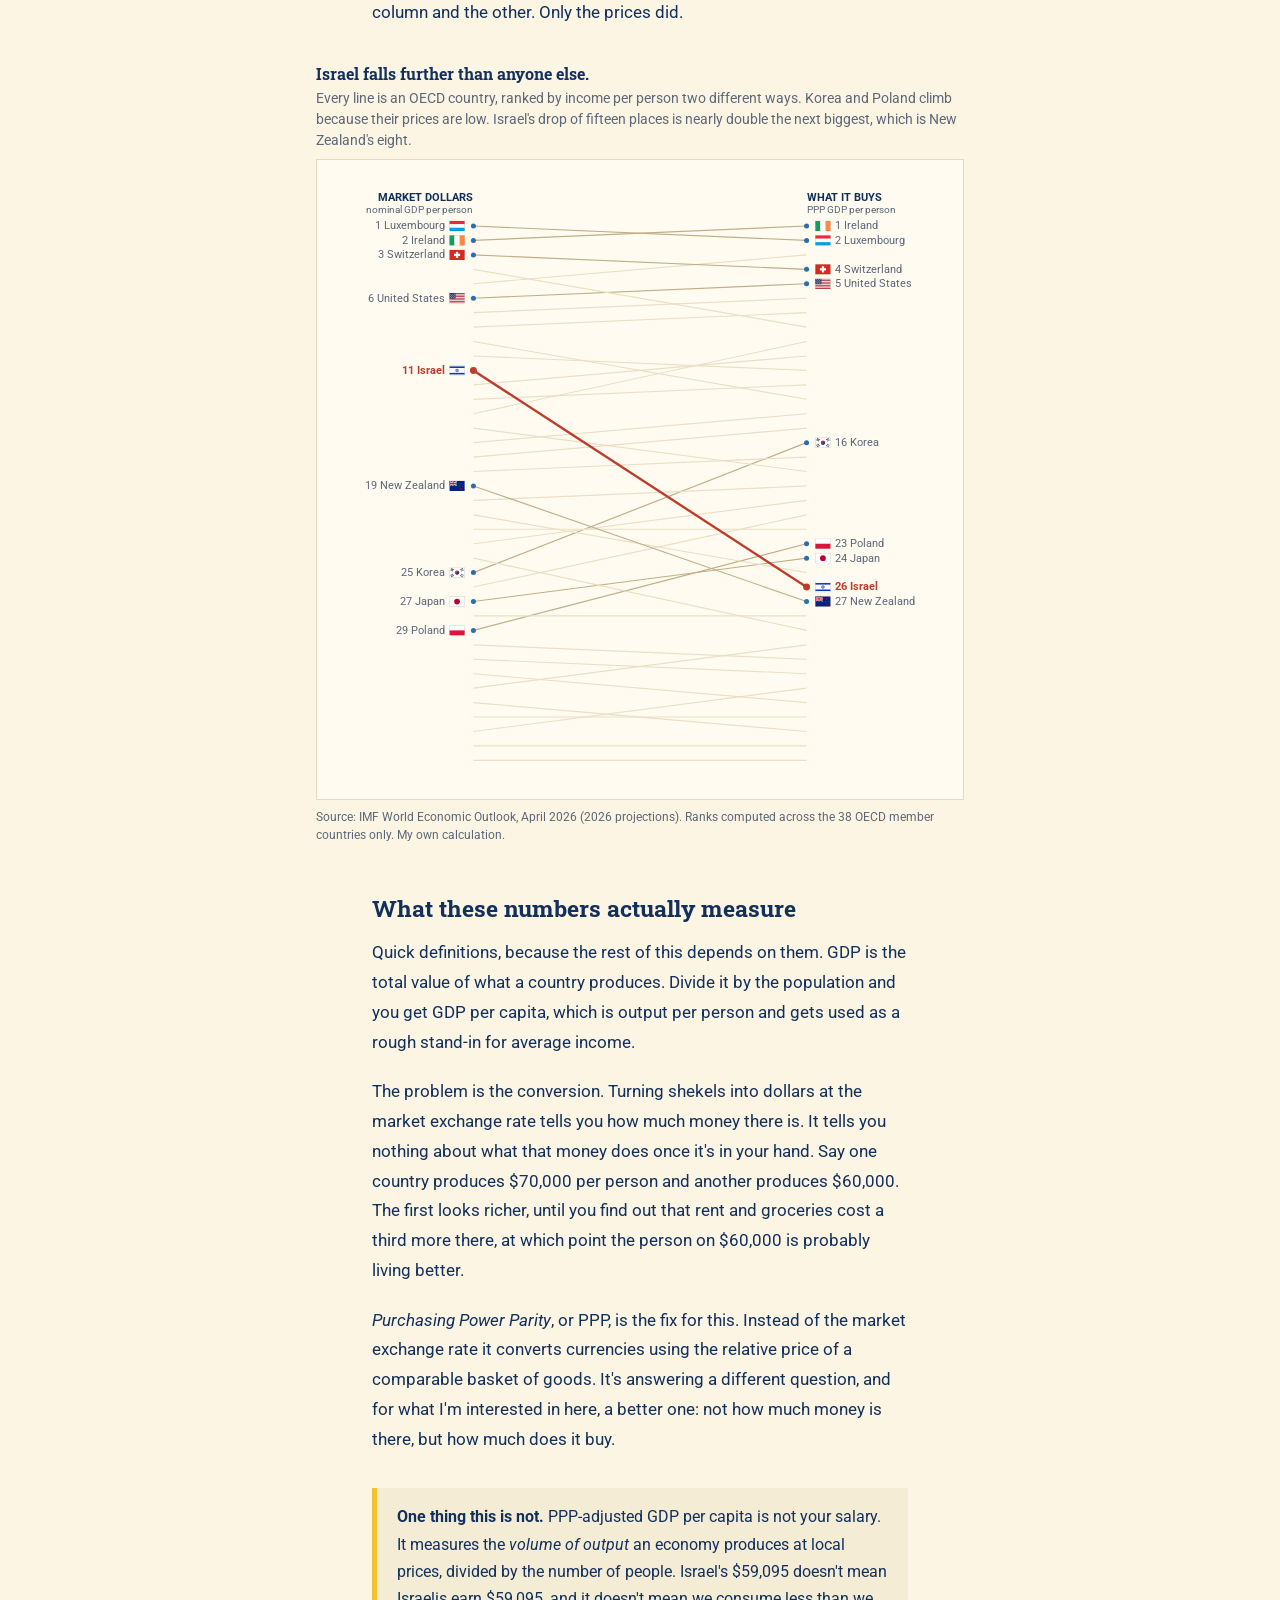
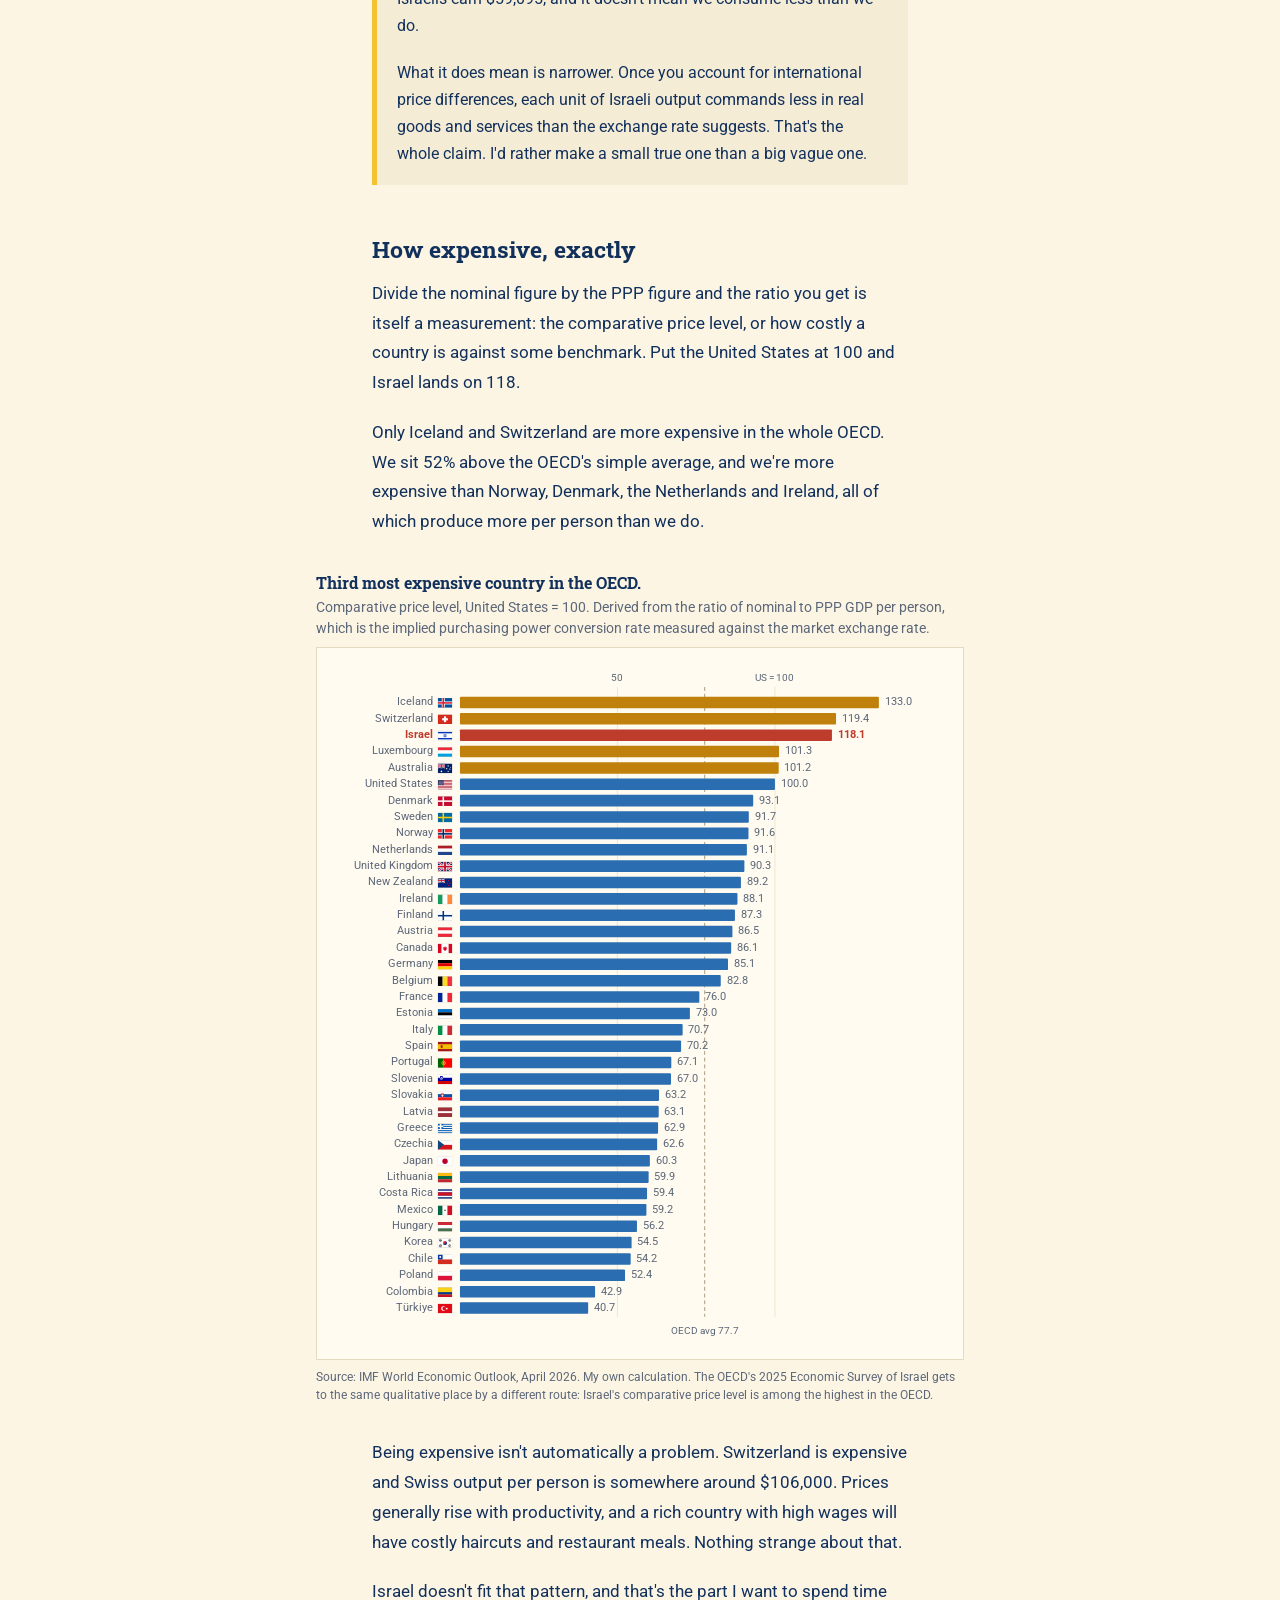
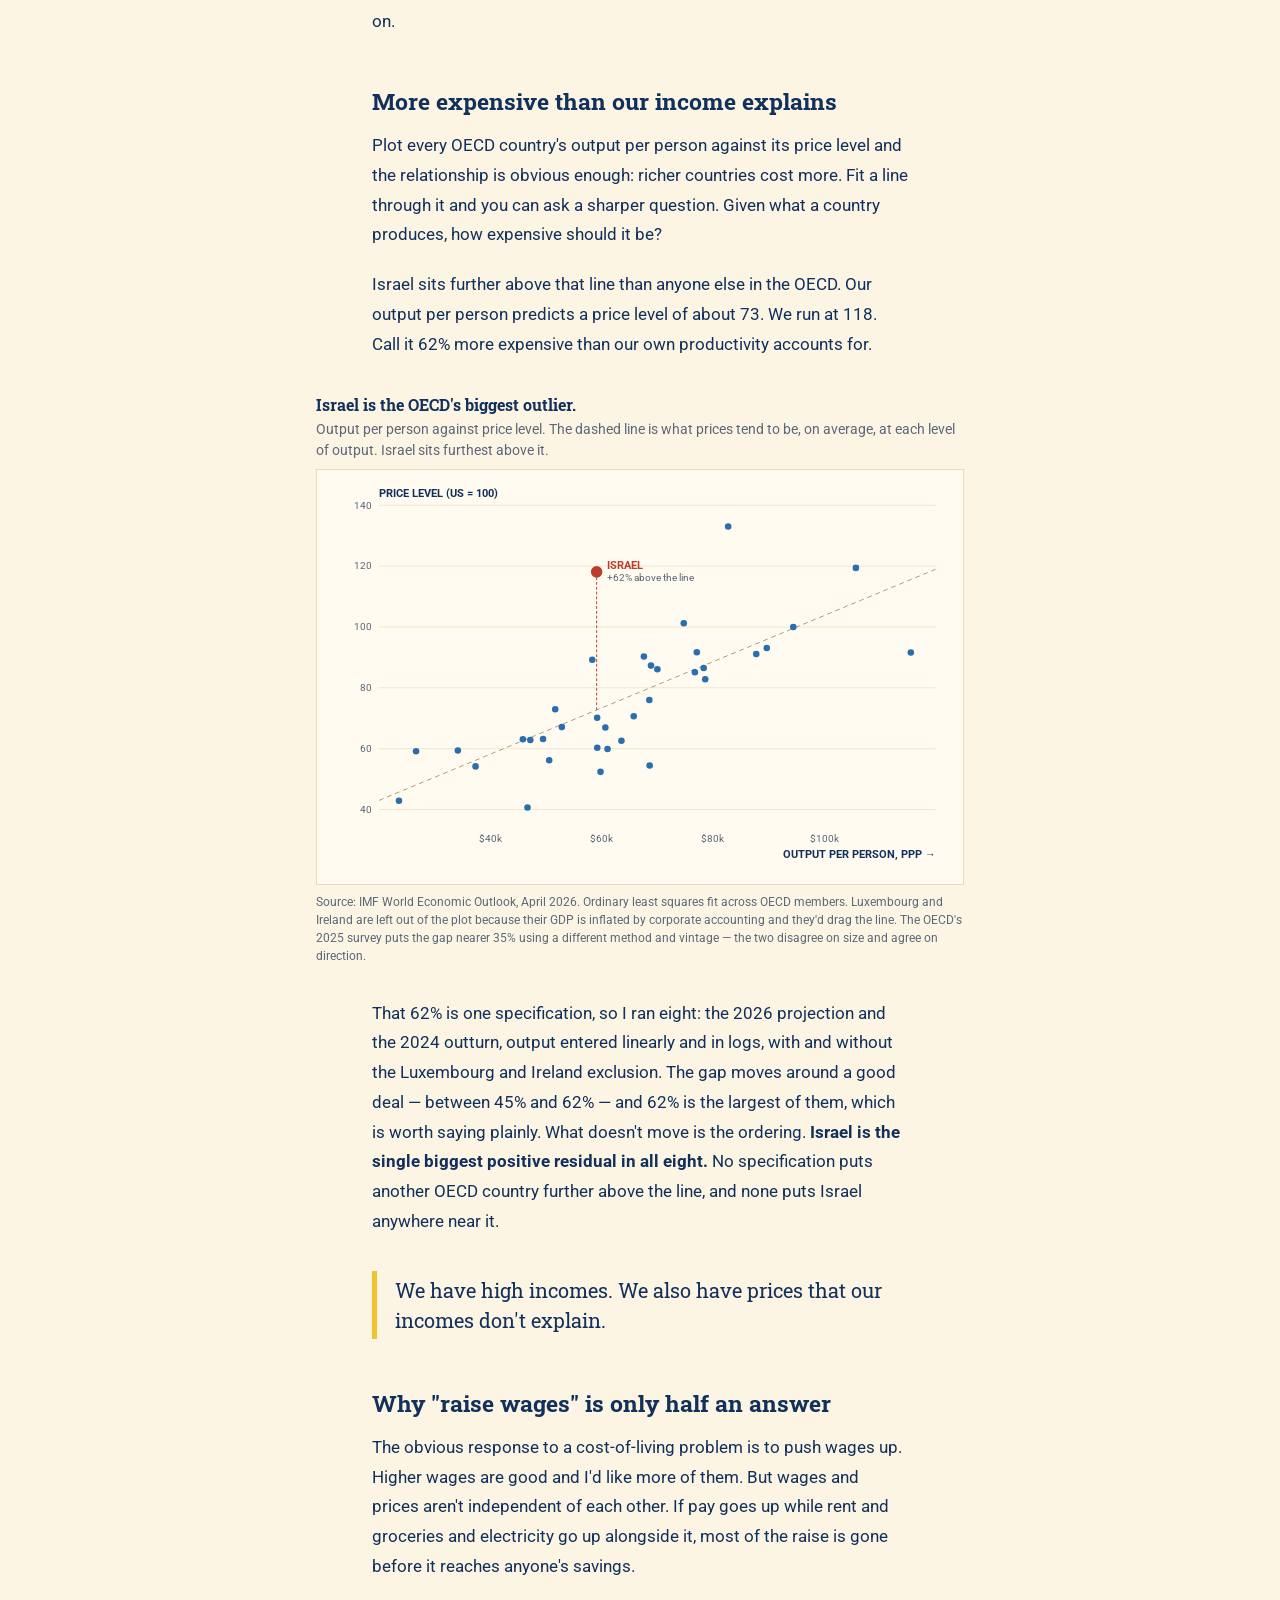
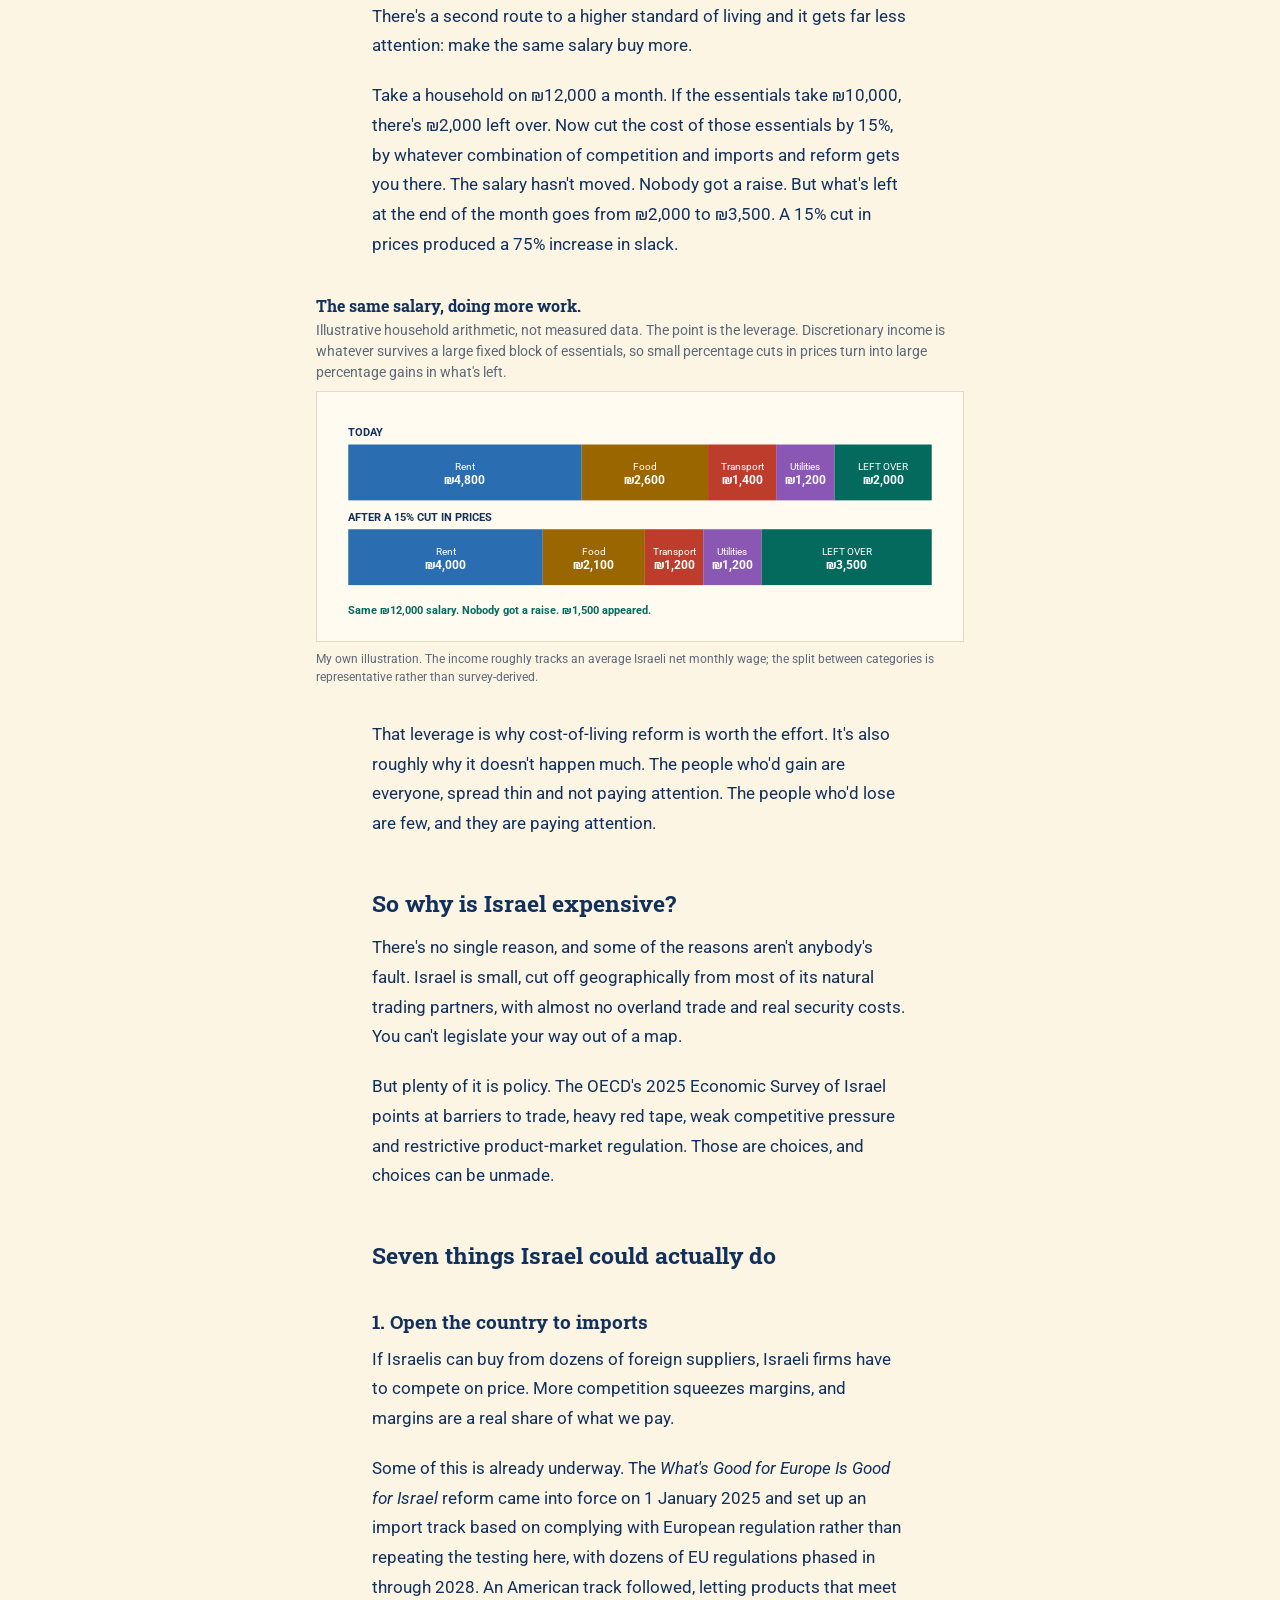
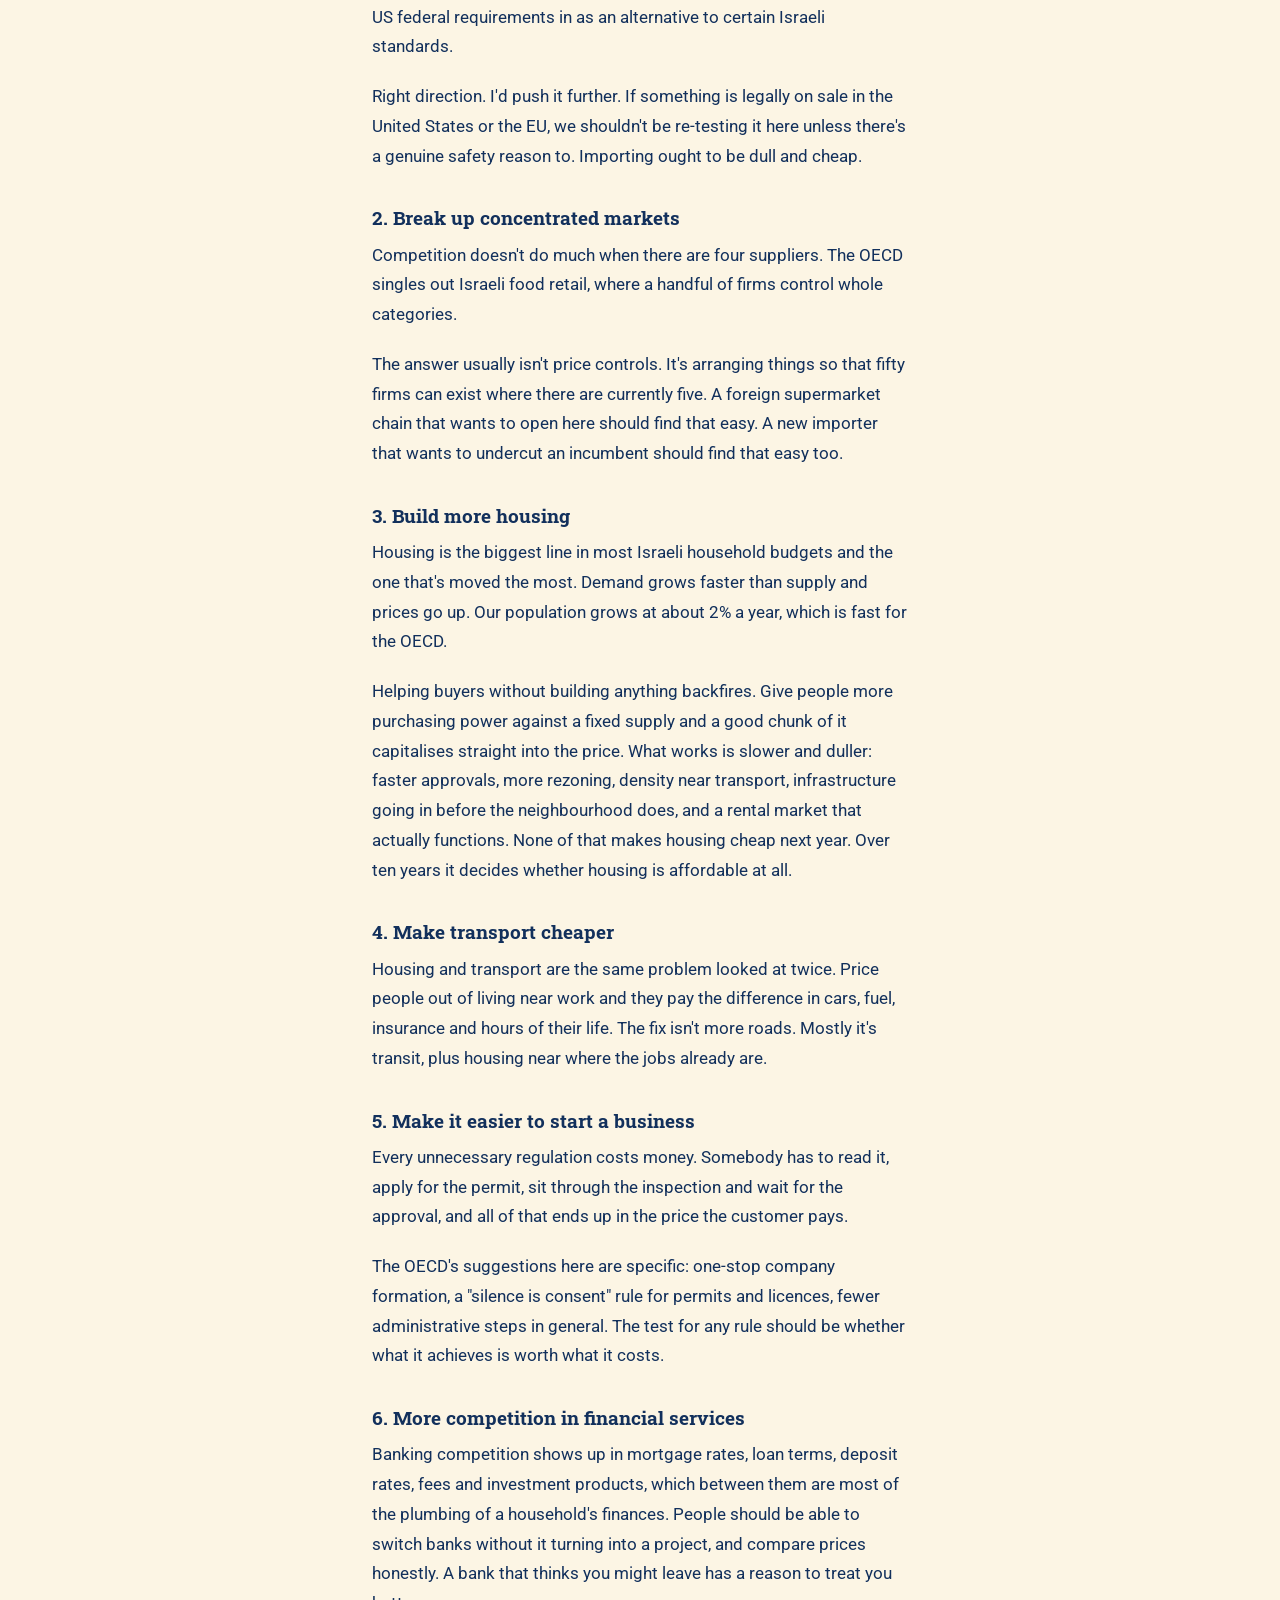
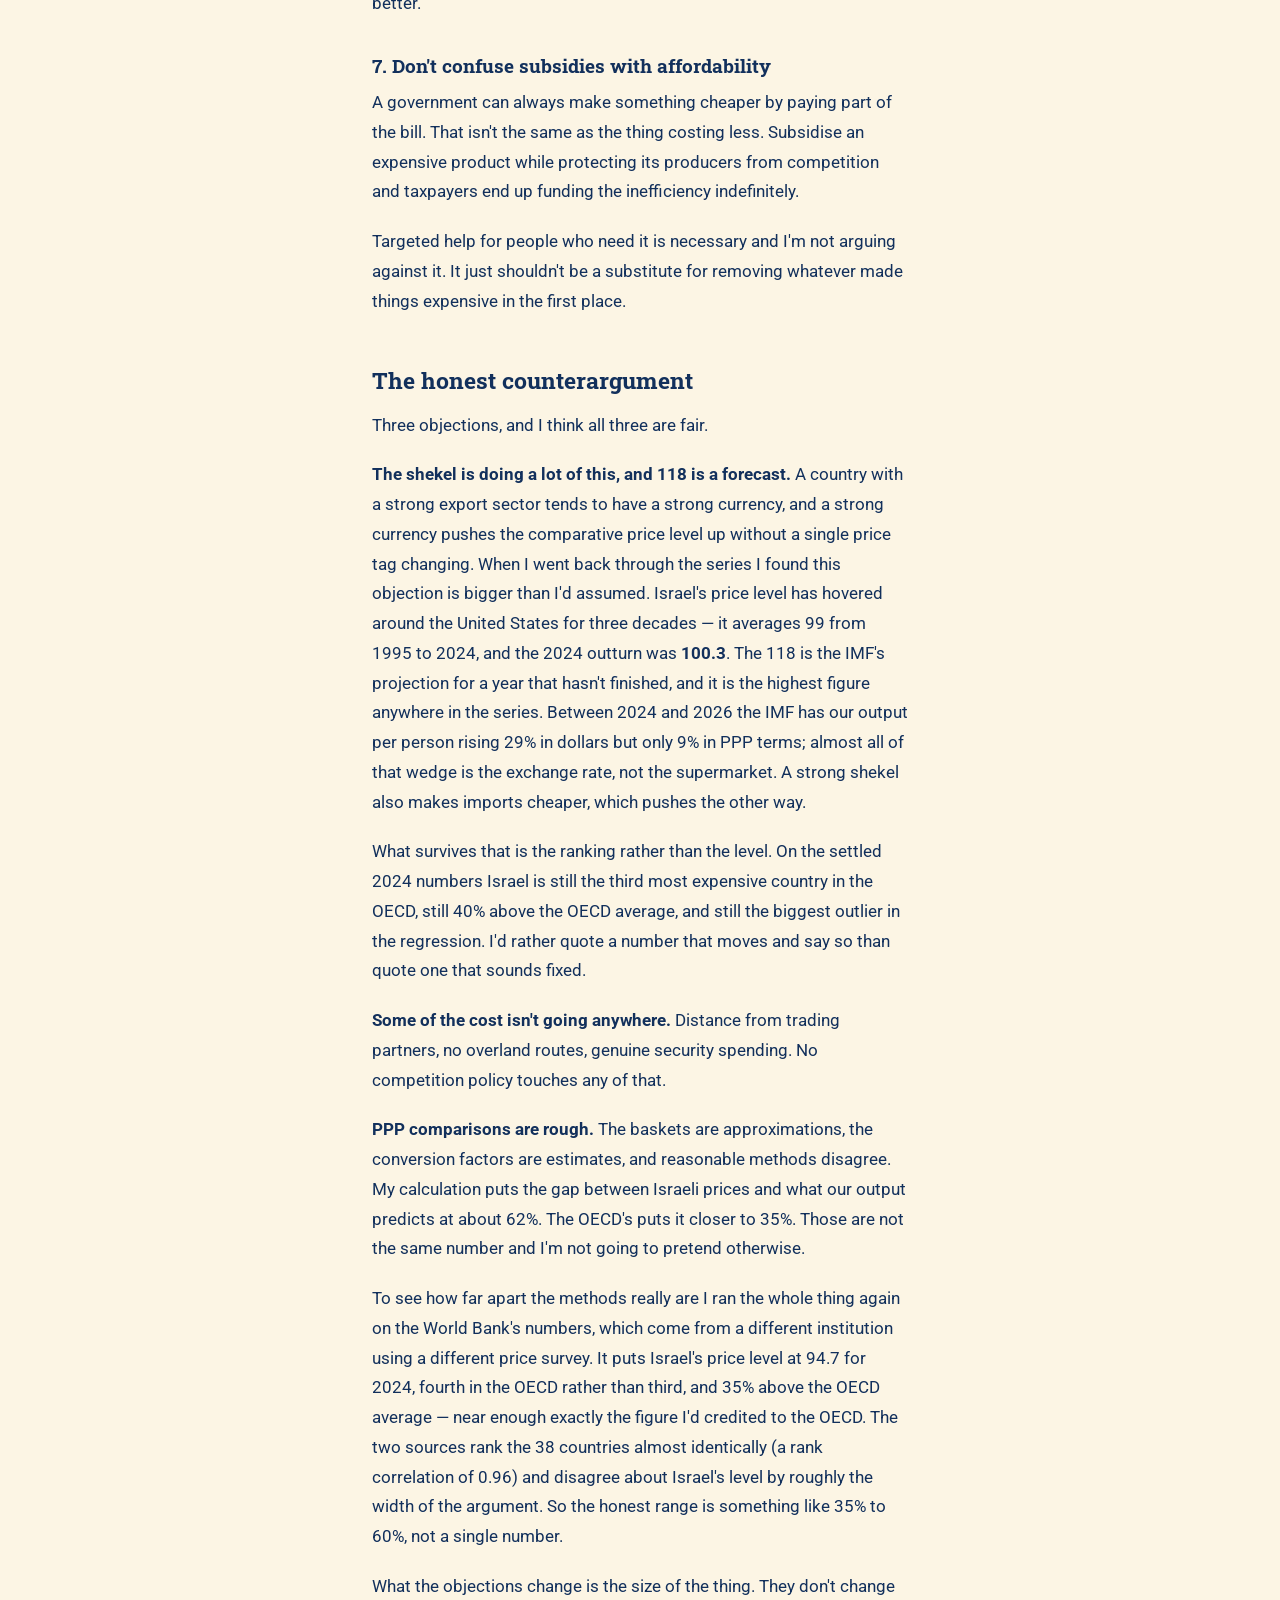
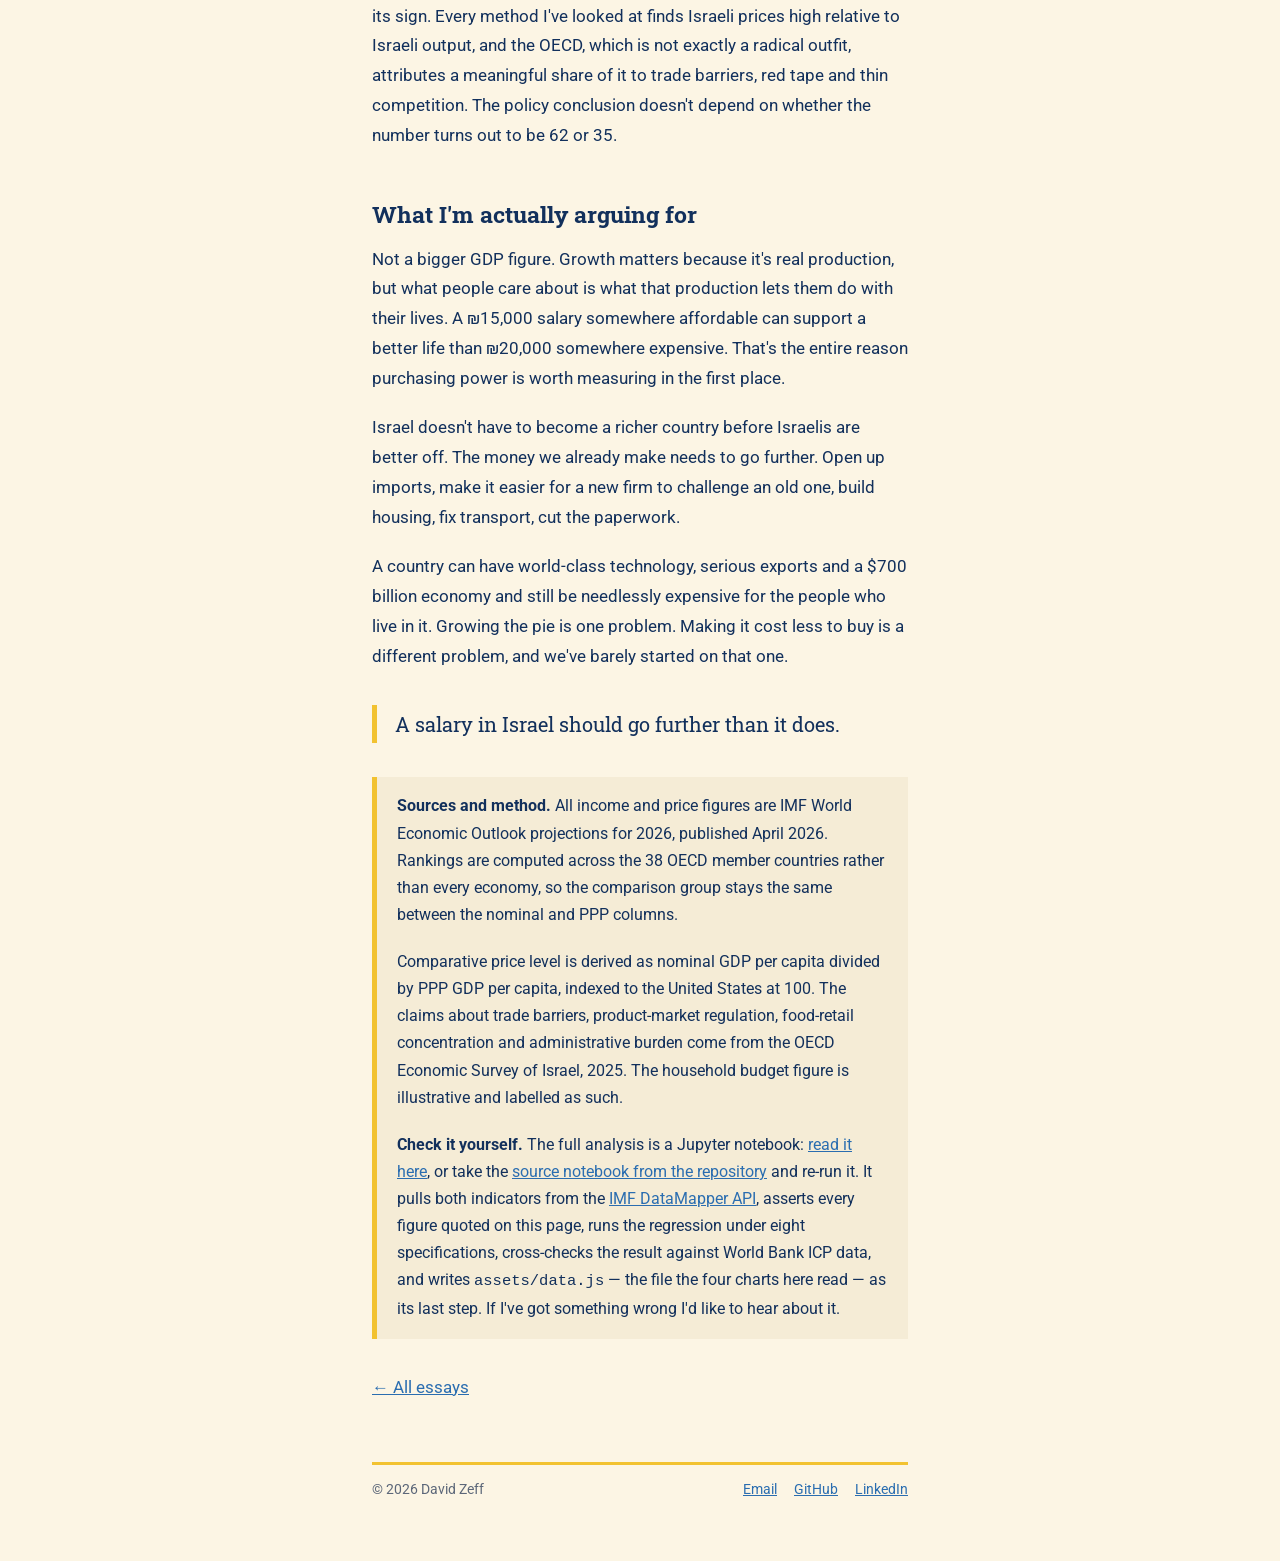
<file: posts/israel-cost-of-living.html>
<!doctype html>
<html lang="en">
  <head>
    <meta charset="utf-8" />
    <meta name="viewport" content="width=device-width, initial-scale=1" />
    <title>
      Israel Is a Rich Country That Is Too Expensive to Live In — David Zeff
    </title>
    <meta
      name="description"
      content="Israel is 11th of 38 OECD countries by income per person and 26th once you adjust for prices. No one else in the OECD falls that far. Where the gap comes from, and what would close it."
    />
    <meta name="author" content="David Zeff" />
    <meta property="og:type" content="article" />
    <meta
      property="og:title"
      content="Israel Is a Rich Country That Is Too Expensive to Live In"
    />
    <meta
      property="og:description"
      content="Israel drops fifteen places in the OECD when you adjust income for prices. Nobody else drops that far."
    />
    <meta property="og:image" content="/assets/og-cost-of-living.png" />
    <meta property="og:image:width" content="1200" />
    <meta property="og:image:height" content="630" />
    <meta name="twitter:card" content="summary_large_image" />
    <link rel="preconnect" href="https://fonts.googleapis.com" />
    <link rel="preconnect" href="https://fonts.gstatic.com" crossorigin />
    <link
      href="https://fonts.googleapis.com/css2?family=Roboto:ital,wght@0,400;0,500;0,700;1,400&family=Roboto+Slab:wght@700;800&display=swap"
      rel="stylesheet"
    />
    <link rel="stylesheet" href="../assets/styles.css" />
  </head>
  <body>
    <a class="skip" href="#main">Skip to the article</a>

    <header>
      <a class="masthead" href="../">David Zeff</a>
      <p class="tagline">
        Economics, public policy and the numbers underneath them
      </p>
      <nav><a href="../">Essays</a><a href="../about.html">About</a></nav>
    </header>

    <main id="main">
      <p class="kicker">Economics</p>
      <h1>Israel is a rich country that is too expensive to live in</h1>
      <p class="deck">
        By income per person, Israel ranks 11th out of the 38 OECD countries.
        Adjust that income for what it actually buys here and we're 26th. Nobody
        else in the OECD falls that far.
      </p>
      <p class="byline">By David Zeff</p>
      <p class="meta">
        <span>20 August 2026</span><span>12 min read</span
        ><span>IMF WEO April 2026</span>
      </p>

      <p>
        The IMF expects Israel's economy to produce around $720 billion this
        year. Split that across the population and it comes to roughly $69,800 a
        head, which puts us ahead of Austria, Germany and the UK. I work with
        budgets for a living, so I look at numbers like this fairly often, and
        this one has bothered me for years. It doesn't match anything I see at
        the supermarket.
      </p>

      <p>
        Most people I know would laugh at that figure. They'd be half right. The
        number is accurate — it just doesn't describe their week. We earn like a
        rich country and we pay like an expensive one, and a lot of what this
        economy produces goes straight back out on rent, food, getting to work
        and the general cost of reaching the end of the month.
      </p>

      <p>
        Every figure below was pulled from the IMF's own data API and checked by
        <a href="../analysis/israel-cost-of-living.html"
          >a Jupyter notebook you can read</a
        >, which also writes the data file these charts draw from. It doesn't
        just recompute the numbers — it <em>asserts</em> them, so if the IMF
        revises its projections the notebook fails loudly instead of this page
        quietly going stale.
      </p>

      <dl>
        <div>
          <dt>Nominal GDP per person</dt>
          <dd>$69,804<small>11th of 38 OECD countries</small></dd>
        </div>
        <div class="hi">
          <dt>Adjusted for prices</dt>
          <dd>$59,095<small>26th of 38 — down fifteen places</small></dd>
        </div>
        <div class="hi">
          <dt>Price level, US = 100</dt>
          <dd>118<small>third highest in the OECD — 2026 projection</small></dd>
        </div>
        <div>
          <dt>vs. OECD average</dt>
          <dd>+52%<small>the OECD simple average is 78</small></dd>
        </div>
      </dl>

      <h2>The fifteen-place fall</h2>

      <p>
        You can rank a country's income two ways. Convert everything into
        dollars at the market exchange rate, or convert it by what the money
        buys at local prices. Most countries shift a few places between the two
        lists. Israel drops fifteen.
      </p>

      <p>
        In market dollars we're 11th of 38. By what those dollars buy, 26th.
        Nothing about how much Israel produces changed between one column and
        the other. Only the prices did.
      </p>

      <figure>
        <p>
          <b>Israel falls further than anyone else.</b> Every line is an OECD
          country, ranked by income per person two different ways. Korea and
          Poland climb because their prices are low. Israel's drop of fifteen
          places is nearly double the next biggest, which is New Zealand's
          eight.
        </p>
        <div data-chart="slope"></div>
        <figcaption>
          Source: IMF World Economic Outlook, April 2026 (2026 projections).
          Ranks computed across the 38 OECD member countries only. My own
          calculation.
        </figcaption>
      </figure>

      <h2>What these numbers actually measure</h2>

      <p>
        Quick definitions, because the rest of this depends on them. GDP is the
        total value of what a country produces. Divide it by the population and
        you get GDP per capita, which is output per person and gets used as a
        rough stand-in for average income.
      </p>

      <p>
        The problem is the conversion. Turning shekels into dollars at the
        market exchange rate tells you how much money there is. It tells you
        nothing about what that money does once it's in your hand. Say one
        country produces $70,000 per person and another produces $60,000. The
        first looks richer, until you find out that rent and groceries cost a
        third more there, at which point the person on $60,000 is probably
        living better.
      </p>

      <p>
        <em>Purchasing Power Parity</em>, or PPP, is the fix for this. Instead
        of the market exchange rate it converts currencies using the relative
        price of a comparable basket of goods. It's answering a different
        question, and for what I'm interested in here, a better one: not how
        much money is there, but how much does it buy.
      </p>

      <aside>
        <p>
          <b>One thing this is not.</b> PPP-adjusted GDP per capita is not your
          salary. It measures the <em>volume of output</em> an economy produces
          at local prices, divided by the number of people. Israel's $59,095
          doesn't mean Israelis earn $59,095, and it doesn't mean we consume
          less than we do.
        </p>
        <p>
          What it does mean is narrower. Once you account for international
          price differences, each unit of Israeli output commands less in real
          goods and services than the exchange rate suggests. That's the whole
          claim. I'd rather make a small true one than a big vague one.
        </p>
      </aside>

      <h2>How expensive, exactly</h2>

      <p>
        Divide the nominal figure by the PPP figure and the ratio you get is
        itself a measurement: the comparative price level, or how costly a
        country is against some benchmark. Put the United States at 100 and
        Israel lands on 118.
      </p>

      <p>
        Only Iceland and Switzerland are more expensive in the whole OECD. We
        sit 52% above the OECD's simple average, and we're more expensive than
        Norway, Denmark, the Netherlands and Ireland, all of which produce more
        per person than we do.
      </p>

      <figure>
        <p>
          <b>Third most expensive country in the OECD.</b> Comparative price
          level, United States = 100. Derived from the ratio of nominal to PPP
          GDP per person, which is the implied purchasing power conversion rate
          measured against the market exchange rate.
        </p>
        <div data-chart="prices"></div>
        <figcaption>
          Source: IMF World Economic Outlook, April 2026. My own calculation.
          The OECD's 2025 Economic Survey of Israel gets to the same qualitative
          place by a different route: Israel's comparative price level is among
          the highest in the OECD.
        </figcaption>
      </figure>

      <p>
        Being expensive isn't automatically a problem. Switzerland is expensive
        and Swiss output per person is somewhere around $106,000. Prices
        generally rise with productivity, and a rich country with high wages
        will have costly haircuts and restaurant meals. Nothing strange about
        that.
      </p>

      <p>
        Israel doesn't fit that pattern, and that's the part I want to spend
        time on.
      </p>

      <h2>More expensive than our income explains</h2>

      <p>
        Plot every OECD country's output per person against its price level and
        the relationship is obvious enough: richer countries cost more. Fit a
        line through it and you can ask a sharper question. Given what a country
        produces, how expensive should it be?
      </p>

      <p>
        Israel sits further above that line than anyone else in the OECD. Our
        output per person predicts a price level of about 73. We run at 118.
        Call it 62% more expensive than our own productivity accounts for.
      </p>

      <figure>
        <p>
          <b>Israel is the OECD's biggest outlier.</b> Output per person against
          price level. The dashed line is what prices tend to be, on average, at
          each level of output. Israel sits furthest above it.
        </p>
        <div data-chart="scatter"></div>
        <figcaption>
          Source: IMF World Economic Outlook, April 2026. Ordinary least squares
          fit across OECD members. Luxembourg and Ireland are left out of the
          plot because their GDP is inflated by corporate accounting and they'd
          drag the line. The OECD's 2025 survey puts the gap nearer 35% using a
          different method and vintage — the two disagree on size and agree on
          direction.
        </figcaption>
      </figure>

      <p>
        That 62% is one specification, so I ran eight: the 2026 projection and
        the 2024 outturn, output entered linearly and in logs, with and without
        the Luxembourg and Ireland exclusion. The gap moves around a good deal —
        between 45% and 62% — and 62% is the largest of them, which is worth
        saying plainly. What doesn't move is the ordering.
        <b>Israel is the single biggest positive residual in all eight.</b> No
        specification puts another OECD country further above the line, and none
        puts Israel anywhere near it.
      </p>

      <blockquote>
        We have high incomes. We also have prices that our incomes don't
        explain.
      </blockquote>

      <h2>Why "raise wages" is only half an answer</h2>

      <p>
        The obvious response to a cost-of-living problem is to push wages up.
        Higher wages are good and I'd like more of them. But wages and prices
        aren't independent of each other. If pay goes up while rent and
        groceries and electricity go up alongside it, most of the raise is gone
        before it reaches anyone's savings.
      </p>

      <p>
        There's a second route to a higher standard of living and it gets far
        less attention: make the same salary buy more.
      </p>

      <p>
        Take a household on ₪12,000 a month. If the essentials take ₪10,000,
        there's ₪2,000 left over. Now cut the cost of those essentials by 15%,
        by whatever combination of competition and imports and reform gets you
        there. The salary hasn't moved. Nobody got a raise. But what's left at
        the end of the month goes from ₪2,000 to ₪3,500. A 15% cut in prices
        produced a 75% increase in slack.
      </p>

      <figure>
        <p>
          <b>The same salary, doing more work.</b> Illustrative household
          arithmetic, not measured data. The point is the leverage.
          Discretionary income is whatever survives a large fixed block of
          essentials, so small percentage cuts in prices turn into large
          percentage gains in what's left.
        </p>
        <div data-chart="budget"></div>
        <figcaption>
          My own illustration. The income roughly tracks an average Israeli net
          monthly wage; the split between categories is representative rather
          than survey-derived.
        </figcaption>
      </figure>

      <p>
        That leverage is why cost-of-living reform is worth the effort. It's
        also roughly why it doesn't happen much. The people who'd gain are
        everyone, spread thin and not paying attention. The people who'd lose
        are few, and they are paying attention.
      </p>

      <h2>So why is Israel expensive?</h2>

      <p>
        There's no single reason, and some of the reasons aren't anybody's
        fault. Israel is small, cut off geographically from most of its natural
        trading partners, with almost no overland trade and real security costs.
        You can't legislate your way out of a map.
      </p>

      <p>
        But plenty of it is policy. The OECD's 2025 Economic Survey of Israel
        points at barriers to trade, heavy red tape, weak competitive pressure
        and restrictive product-market regulation. Those are choices, and
        choices can be unmade.
      </p>

      <h2>Seven things Israel could actually do</h2>

      <h3>1. Open the country to imports</h3>
      <p>
        If Israelis can buy from dozens of foreign suppliers, Israeli firms have
        to compete on price. More competition squeezes margins, and margins are
        a real share of what we pay.
      </p>
      <p>
        Some of this is already underway. The
        <em>What's Good for Europe Is Good for Israel</em> reform came into
        force on 1 January 2025 and set up an import track based on complying
        with European regulation rather than repeating the testing here, with
        dozens of EU regulations phased in through 2028. An American track
        followed, letting products that meet US federal requirements in as an
        alternative to certain Israeli standards.
      </p>
      <p>
        Right direction. I'd push it further. If something is legally on sale in
        the United States or the EU, we shouldn't be re-testing it here unless
        there's a genuine safety reason to. Importing ought to be dull and
        cheap.
      </p>

      <h3>2. Break up concentrated markets</h3>
      <p>
        Competition doesn't do much when there are four suppliers. The OECD
        singles out Israeli food retail, where a handful of firms control whole
        categories.
      </p>
      <p>
        The answer usually isn't price controls. It's arranging things so that
        fifty firms can exist where there are currently five. A foreign
        supermarket chain that wants to open here should find that easy. A new
        importer that wants to undercut an incumbent should find that easy too.
      </p>

      <h3>3. Build more housing</h3>
      <p>
        Housing is the biggest line in most Israeli household budgets and the
        one that's moved the most. Demand grows faster than supply and prices go
        up. Our population grows at about 2% a year, which is fast for the OECD.
      </p>
      <p>
        Helping buyers without building anything backfires. Give people more
        purchasing power against a fixed supply and a good chunk of it
        capitalises straight into the price. What works is slower and duller:
        faster approvals, more rezoning, density near transport, infrastructure
        going in before the neighbourhood does, and a rental market that
        actually functions. None of that makes housing cheap next year. Over ten
        years it decides whether housing is affordable at all.
      </p>

      <h3>4. Make transport cheaper</h3>
      <p>
        Housing and transport are the same problem looked at twice. Price people
        out of living near work and they pay the difference in cars, fuel,
        insurance and hours of their life. The fix isn't more roads. Mostly it's
        transit, plus housing near where the jobs already are.
      </p>

      <h3>5. Make it easier to start a business</h3>
      <p>
        Every unnecessary regulation costs money. Somebody has to read it, apply
        for the permit, sit through the inspection and wait for the approval,
        and all of that ends up in the price the customer pays.
      </p>
      <p>
        The OECD's suggestions here are specific: one-stop company formation, a
        "silence is consent" rule for permits and licences, fewer administrative
        steps in general. The test for any rule should be whether what it
        achieves is worth what it costs.
      </p>

      <h3>6. More competition in financial services</h3>
      <p>
        Banking competition shows up in mortgage rates, loan terms, deposit
        rates, fees and investment products, which between them are most of the
        plumbing of a household's finances. People should be able to switch
        banks without it turning into a project, and compare prices honestly. A
        bank that thinks you might leave has a reason to treat you better.
      </p>

      <h3>7. Don't confuse subsidies with affordability</h3>
      <p>
        A government can always make something cheaper by paying part of the
        bill. That isn't the same as the thing costing less. Subsidise an
        expensive product while protecting its producers from competition and
        taxpayers end up funding the inefficiency indefinitely.
      </p>
      <p>
        Targeted help for people who need it is necessary and I'm not arguing
        against it. It just shouldn't be a substitute for removing whatever made
        things expensive in the first place.
      </p>

      <h2>The honest counterargument</h2>

      <p>Three objections, and I think all three are fair.</p>

      <p>
        <b>The shekel is doing a lot of this, and 118 is a forecast.</b> A
        country with a strong export sector tends to have a strong currency, and
        a strong currency pushes the comparative price level up without a single
        price tag changing. When I went back through the series I found this
        objection is bigger than I'd assumed. Israel's price level has hovered
        around the United States for three decades — it averages 99 from 1995 to
        2024, and the 2024 outturn was <b>100.3</b>. The 118 is the IMF's
        projection for a year that hasn't finished, and it is the highest figure
        anywhere in the series. Between 2024 and 2026 the IMF has our output per
        person rising 29% in dollars but only 9% in PPP terms; almost all of
        that wedge is the exchange rate, not the supermarket. A strong shekel
        also makes imports cheaper, which pushes the other way.
      </p>

      <p>
        What survives that is the ranking rather than the level. On the settled
        2024 numbers Israel is still the third most expensive country in the
        OECD, still 40% above the OECD average, and still the biggest outlier in
        the regression. I'd rather quote a number that moves and say so than
        quote one that sounds fixed.
      </p>

      <p>
        <b>Some of the cost isn't going anywhere.</b> Distance from trading
        partners, no overland routes, genuine security spending. No competition
        policy touches any of that.
      </p>

      <p>
        <b>PPP comparisons are rough.</b> The baskets are approximations, the
        conversion factors are estimates, and reasonable methods disagree. My
        calculation puts the gap between Israeli prices and what our output
        predicts at about 62%. The OECD's puts it closer to 35%. Those are not
        the same number and I'm not going to pretend otherwise.
      </p>

      <p>
        To see how far apart the methods really are I ran the whole thing again
        on the World Bank's numbers, which come from a different institution
        using a different price survey. It puts Israel's price level at 94.7 for
        2024, fourth in the OECD rather than third, and 35% above the OECD
        average — near enough exactly the figure I'd credited to the OECD. The
        two sources rank the 38 countries almost identically (a rank correlation
        of 0.96) and disagree about Israel's level by roughly the width of the
        argument. So the honest range is something like 35% to 60%, not a single
        number.
      </p>

      <p>
        What the objections change is the size of the thing. They don't change
        its sign. Every method I've looked at finds Israeli prices high relative
        to Israeli output, and the OECD, which is not exactly a radical outfit,
        attributes a meaningful share of it to trade barriers, red tape and thin
        competition. The policy conclusion doesn't depend on whether the number
        turns out to be 62 or 35.
      </p>

      <h2>What I'm actually arguing for</h2>

      <p>
        Not a bigger GDP figure. Growth matters because it's real production,
        but what people care about is what that production lets them do with
        their lives. A ₪15,000 salary somewhere affordable can support a better
        life than ₪20,000 somewhere expensive. That's the entire reason
        purchasing power is worth measuring in the first place.
      </p>

      <p>
        Israel doesn't have to become a richer country before Israelis are
        better off. The money we already make needs to go further. Open up
        imports, make it easier for a new firm to challenge an old one, build
        housing, fix transport, cut the paperwork.
      </p>

      <p>
        A country can have world-class technology, serious exports and a $700
        billion economy and still be needlessly expensive for the people who
        live in it. Growing the pie is one problem. Making it cost less to buy
        is a different problem, and we've barely started on that one.
      </p>

      <blockquote>
        A salary in Israel should go further than it does.
      </blockquote>

      <aside>
        <p>
          <b>Sources and method.</b> All income and price figures are IMF World
          Economic Outlook projections for 2026, published April 2026. Rankings
          are computed across the 38 OECD member countries rather than every
          economy, so the comparison group stays the same between the nominal
          and PPP columns.
        </p>
        <p>
          Comparative price level is derived as nominal GDP per capita divided
          by PPP GDP per capita, indexed to the United States at 100. The claims
          about trade barriers, product-market regulation, food-retail
          concentration and administrative burden come from the OECD Economic
          Survey of Israel, 2025. The household budget figure is illustrative
          and labelled as such.
        </p>
        <p>
          <b>Check it yourself.</b> The full analysis is a Jupyter notebook:
          <a href="../analysis/israel-cost-of-living.html">read it here</a>, or
          take the
          <a href="https://github.com/DavidZeff1"
            >source notebook from the repository</a
          >
          and re-run it. It pulls both indicators from the
          <a href="https://www.imf.org/external/datamapper/api/v1/"
            >IMF DataMapper API</a
          >, asserts every figure quoted on this page, runs the regression under
          eight specifications, cross-checks the result against World Bank ICP
          data, and writes <code>assets/data.js</code> — the file the four
          charts here read — as its last step. If I've got something wrong I'd
          like to hear about it.
        </p>
      </aside>

      <p><a href="../">← All essays</a></p>
    </main>

    <footer>
      <span>© 2026 David Zeff</span>
      <span>
        <a href="mailto:dpzeff@gmail.com">Email</a>
        <a href="https://github.com/DavidZeff1">GitHub</a>
        <a href="https://linkedin.com/in/david-zeff-computerscience141592"
          >LinkedIn</a
        >
      </span>
    </footer>

    <script src="../assets/data.js"></script>
    <script src="../assets/flags.js"></script>
    <script src="../assets/charts.js"></script>
  </body>
</html>
</file>
<file: assets/styles.css>
/* ------------------------------------------------------------------
   Navy ink on cream paper, marigold for the accents.
   Roboto Slab for headlines, Roboto for reading and for the charts.

   Every colour below was checked rather than chosen by eye:

   - Text pairs clear WCAG AA. Navy on cream is 12.1:1, navy on marigold
     7.8:1, the link blue 4.9:1, the muted slate 5.3:1. Marigold itself
     never carries small text -- it is a fill, a rule or a chip behind
     navy type, never the type.
   - The five chart hues (blue, amber, brick, purple, teal, in that
     order) pass the lightness band, chroma floor, colour-blind
     separation and 3:1-vs-surface checks as an adjacent series, which
     is the right test for stacked and grouped bars. That order is why
     the stacked household bar runs blue -> amber -> brick -> purple ->
     teal; reordering it would put two confusable hues side by side.
   - `--sand` is not an identity colour. It is the "everything else"
     reference series -- the population baseline, the unnamed OECD
     countries -- and pairs with one highlighted hue.
   - The stacked bar carries white labels inside the fills, which needs
     more contrast than a bare fill does, so it uses the deeper amber
     and teal steps.
   ------------------------------------------------------------------ */

:root {
  /* surfaces, lightest where charts and tables sit */
  --paper:  #FCF5E4;
  --card:   #FFFBF0;
  --panel:  #F5ECD6;

  /* ink */
  --navy:   #12305C;
  --muted:  #5C6779;
  --line:   #E5DAC0;

  /* accent */
  --marigold: #F2C230;

  /* chart series */
  --blue:   #2A6DB0;
  --amber:  #C0810C;
  --brick:  #BE3C2C;
  --purple: #8A57B4;
  --teal:   #068A79;
  --sand:   #C0AE86;
  --mark:   #1E4A85;   /* the single highlighted series */

  /* deeper steps, only where a white label sits on the fill */
  --amber-deep: #9A6600;
  --teal-deep:  #046A5E;

  --sans: Roboto, "Helvetica Neue", Helvetica, Arial, sans-serif;
  --slab: "Roboto Slab", Roboto, Georgia, "Times New Roman", serif;
}

* { box-sizing: border-box; }

body {
  max-width: 36rem;
  margin: 0 auto;
  padding: 30px 20px 60px;
  background: var(--paper);
  color: var(--navy);
  font: 400 17px/1.75 var(--sans);
  -webkit-font-smoothing: antialiased;
}

a { color: var(--blue); }
a:hover { color: var(--brick); }

/* --- masthead --- */
header { text-align: center; margin-bottom: 32px; border-bottom: 5px solid var(--marigold); }
.masthead { display: block; font-family: var(--slab); font-size: 44px; font-weight: 800;
            line-height: 1.1; letter-spacing: -1px; color: var(--navy); text-decoration: none; }
.tagline { font-size: 11px; font-weight: 500; letter-spacing: 2px; text-transform: uppercase;
           color: var(--muted); margin: 8px 0 14px; }
header nav { display: flex; justify-content: center; gap: 26px; padding: 9px 0;
             border-top: 1px solid var(--line);
             font-size: 12px; font-weight: 500; letter-spacing: 1.2px; text-transform: uppercase; }
header nav a { color: var(--navy); text-decoration: none; }
header nav a:hover { color: var(--brick); }

footer { display: flex; justify-content: space-between; flex-wrap: wrap; gap: 10px;
         margin-top: 60px; padding-top: 12px; border-top: 3px solid var(--marigold);
         font-size: 14px; color: var(--muted); }
footer span a + a { margin-left: 14px; }

/* --- text --- */
h1, h2, h3, .masthead { font-family: var(--slab); }
h1 { font-size: 34px; font-weight: 700; line-height: 1.2; letter-spacing: -.4px; margin: 0 0 12px; }
h2 { font-size: 23px; font-weight: 700; margin: 44px 0 10px; }
h3 { font-size: 19px; font-weight: 700; margin: 30px 0 6px; }
p  { margin: 0 0 20px; }
ul, ol { padding-left: 24px; }
li { margin-bottom: 8px; }

.deck { font-size: 20px; line-height: 1.5; color: var(--muted); margin-bottom: 16px; }
.byline { font-size: 14px; font-weight: 700; margin: 0 0 3px; }
.meta { font-size: 13px; color: var(--muted); margin-bottom: 36px; }
.meta span + span::before { content: " | "; }

/* Marigold is the brand colour but it cannot carry 12px type, so the
   kicker is navy sitting ON marigold rather than marigold type. */
.kicker { display: inline-block; margin: 0 0 10px; padding: 3px 9px;
          background: var(--marigold); color: var(--navy);
          font-size: 11px; font-weight: 700; letter-spacing: 1.4px; text-transform: uppercase; }

blockquote { margin: 34px 0; padding: 4px 0 4px 18px; border-left: 5px solid var(--marigold);
             font-family: var(--slab); font-size: 20px; line-height: 1.5; }
aside { margin: 34px 0; padding: 16px 20px; background: var(--panel);
        border-left: 5px solid var(--marigold); font-size: 15.5px; }
aside p:last-child { margin-bottom: 0; }

/* --- key numbers: navy on a solid marigold block --- */
dl { display: grid; grid-template-columns: repeat(auto-fit, minmax(200px, 1fr)); gap: 20px;
     margin: 32px 0; padding: 20px; background: var(--marigold); }
dt { font-size: 11px; font-weight: 700; letter-spacing: 1px; text-transform: uppercase;
     color: var(--navy); opacity: .72; }
dd { margin: 5px 0 0; font-family: var(--slab); font-size: 27px; font-weight: 700;
     line-height: 1.12; color: var(--navy); }
dd small { display: block; font-family: var(--sans); font-size: 13px; font-weight: 400;
           line-height: 1.45; color: var(--navy); opacity: .78; margin-top: 5px; }
/* Highlighted cells get a deeper patch of the same marigold rather than a
   second hue: red on yellow vibrates, and navy is already the ink here. */
.hi { background: rgba(18, 48, 92, .10); margin: -10px -12px; padding: 10px 12px; }

/* --- figures: chart on the light card surface --- */
figure { margin: 34px 0; }
@media (min-width: 700px) { figure { margin-left: -56px; margin-right: -56px; } }
figure > p { font-size: 14px; line-height: 1.5; color: var(--muted); margin-bottom: 8px; }
figure > p b { display: block; font-family: var(--slab); font-size: 16px; font-weight: 700;
               color: var(--navy); margin-bottom: 2px; }
figure > div { background: var(--card); border: 1px solid var(--line); padding: 14px 12px; }
figcaption { font-size: 12px; line-height: 1.5; color: var(--muted); margin-top: 8px; }

/* --- data tables: numbers right-aligned and tabular so columns line up --- */
.data { width: 100%; border-collapse: collapse; font-size: 14px; }
.data th, .data td { padding: 7px 8px; border-bottom: 1px solid var(--line); text-align: right; }
.data th { font-size: 11px; font-weight: 700; letter-spacing: .6px; text-transform: uppercase;
           color: var(--muted); vertical-align: bottom;
           border-bottom: 2px solid var(--navy); }
.data th:first-child, .data td:first-child { text-align: left; }
.data td:not(:first-child) { font-variant-numeric: tabular-nums; }
.data td:first-child { white-space: nowrap; }
.data tbody tr:last-child td { border-bottom: 3px solid var(--marigold); font-weight: 700; }
/* Narrow screens: let the table scroll inside its own box rather than
   pushing the whole page sideways. */
.scroller { overflow-x: auto; margin: 28px 0; }

/* --- portrait: photo beside the intro, stacking on narrow screens ------
   The marigold offset is the accent doing the work a border would do
   badly against a photograph. It needs the right/bottom margin or the
   flex box clips it. */
.bio { display: flex; gap: 26px; align-items: flex-start; margin: 0 0 10px; }
.bio__pic { flex: 0 0 auto; width: 215px; margin: 0 9px 9px 0; }
.bio__pic img { display: block; width: 100%; height: auto; border-radius: 6px;
                box-shadow: 9px 9px 0 var(--marigold); }
.bio__txt { flex: 1; min-width: 0; }
.bio__txt > :first-child { margin-top: 0; }

@media (max-width: 620px) {
  .bio { display: block; }
  .bio__pic { width: 190px; margin: 0 9px 24px 0; }
}

/* --- story cards: each one a bordered box, thumbnails all the same size --- */
.posts { display: grid; gap: 14px; list-style: none; padding: 0; margin: 0 0 30px; }
.card { display: flex; align-items: flex-start; gap: 14px; margin: 0; padding: 14px;
        border: 1px solid var(--line); background: var(--card); }
.card__img { flex: 0 0 auto; line-height: 0; }
.card img { display: block; width: 170px; height: 113px;
            object-fit: cover; object-position: top; border: 1px solid var(--line); }
.card__txt { flex: 1; min-width: 0; }
.card__title { margin: 0 0 6px; font-family: var(--slab); font-size: 19px; font-weight: 700;
               line-height: 1.3; }
.card__title a { color: var(--navy); text-decoration: none; }
.card__title a:hover { color: var(--blue); text-decoration: underline; }
.card .kicker { margin-bottom: 8px; }
.excerpt { margin: 0; font-size: 15px; line-height: 1.55; color: var(--muted); }
.card .meta { font-size: 12px; margin: 8px 0 0; }

@media (max-width: 560px) {
  .card { display: block; }
  .card__img { display: block; margin-bottom: 12px; }
  .card img { width: 100%; height: 150px; }
}

/* --- charts ---------------------------------------------------------
   Defaults sit on the svg element itself: a `.chart-svg text` selector
   would outrank every one-class rule below it.
   ------------------------------------------------------------------ */
.chart-svg { display: block; width: 100%; height: auto;
             font-family: var(--sans); font-size: 11px; fill: var(--muted); }
.slope-head, .axis-title, .bud-head { font-size: 11px; font-weight: 700; fill: var(--navy); }
.slope-sub, .axis-lab, .pt-note { font-size: 10px; }

.rule-v, .rule-h { stroke: #EFE5CD; }
.rule-avg { stroke: #A99878; stroke-dasharray: 4 3; }
.trend { stroke: #A99878; stroke-dasharray: 5 4; }
.gap-line { stroke: var(--brick); stroke-dasharray: 3 2; }

.slope-line { stroke: #EADFC6; stroke-width: 1.2; }
.slope-line.is-named { stroke: var(--sand); }
.slope-line.is-israel { stroke: var(--brick); stroke-width: 2.5; }
.slope-dot, .dot { fill: var(--blue); }
.slope-dot.is-israel, .dot.is-israel { fill: var(--brick); }
.slope-name.is-israel, .bar-name.is-israel, .bar-val.is-israel, .pt-name { fill: var(--brick); font-weight: 700; }

.bar { fill: var(--blue); }
.bar.is-high { fill: var(--amber); }
.bar.is-israel { fill: var(--brick); }

/* Stacked bar. The order matches the validated adjacent sequence, and
   the two deeper steps are here because these fills carry white labels. */
.bud-0 { fill: var(--blue); }   .bud-1 { fill: var(--amber-deep); }
.bud-2 { fill: var(--brick); }  .bud-3 { fill: var(--purple); }
.bud-left { fill: var(--teal-deep); }
.bud-lab { fill: #fff; font-size: 10px; }
.bud-num { fill: #fff; font-size: 12px; font-weight: 700; }
.bud-foot { fill: var(--teal-deep); font-size: 11px; font-weight: 700; }

/* Casualty-demography charts: one highlighted series against a
   reference series, so sand is context and navy is the mark. */
.pyr-pop { fill: var(--sand); }
.pyr-death { fill: var(--mark); }
.ratio-line { stroke: var(--brick); stroke-width: 2.2; }
.ratio-dot { fill: var(--brick); }
.bar-exp { fill: var(--sand); }
.bar-act { fill: var(--mark); }
.chart-missing { margin: 0; padding: 22px 18px; text-align: center;
                 font-size: 14px; line-height: 1.6; color: var(--muted); }
.chart-missing b { display: block; color: var(--brick); margin-bottom: 4px; }
.chart-missing code { font-size: 13px; color: var(--navy); }

/* --- skip link --- */
.skip { position: absolute; left: -9999px; }
.skip:focus { left: 8px; top: 8px; background: var(--navy); color: var(--marigold);
              padding: 6px 10px; }
</file>
